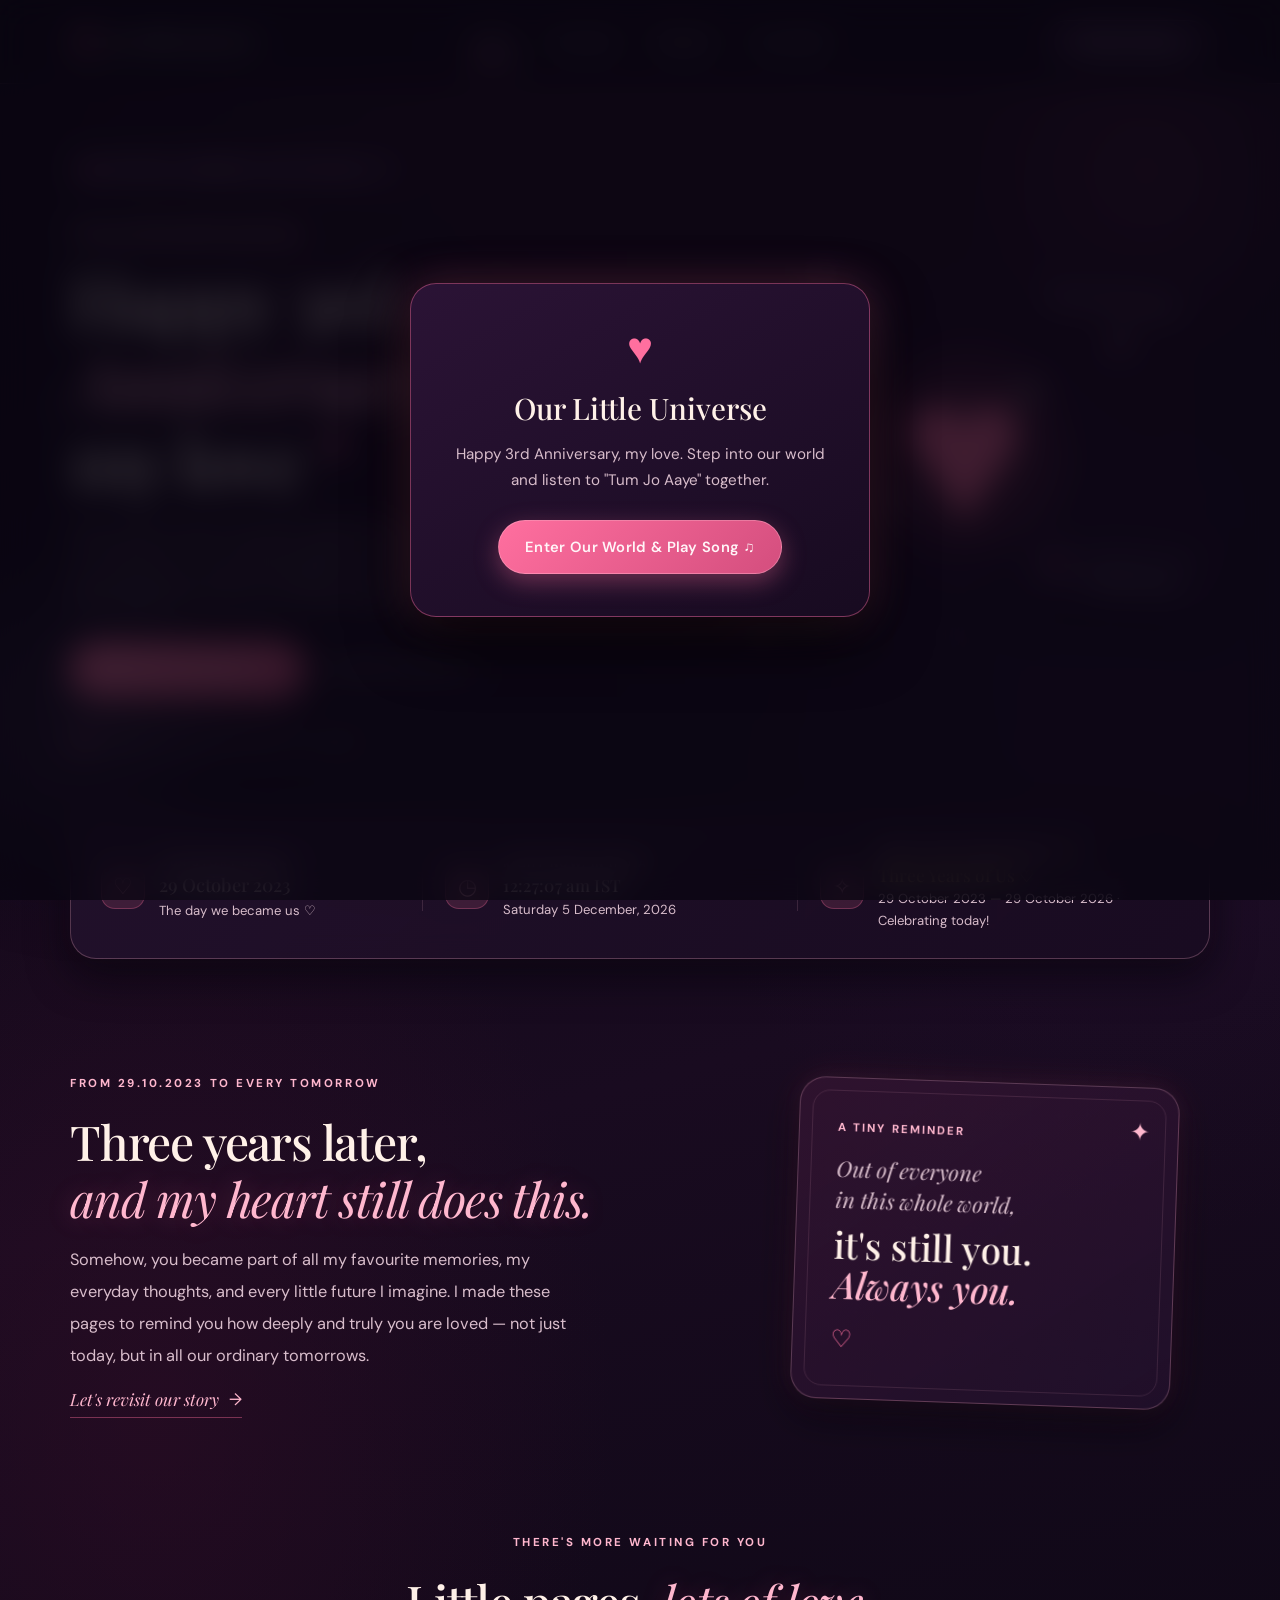
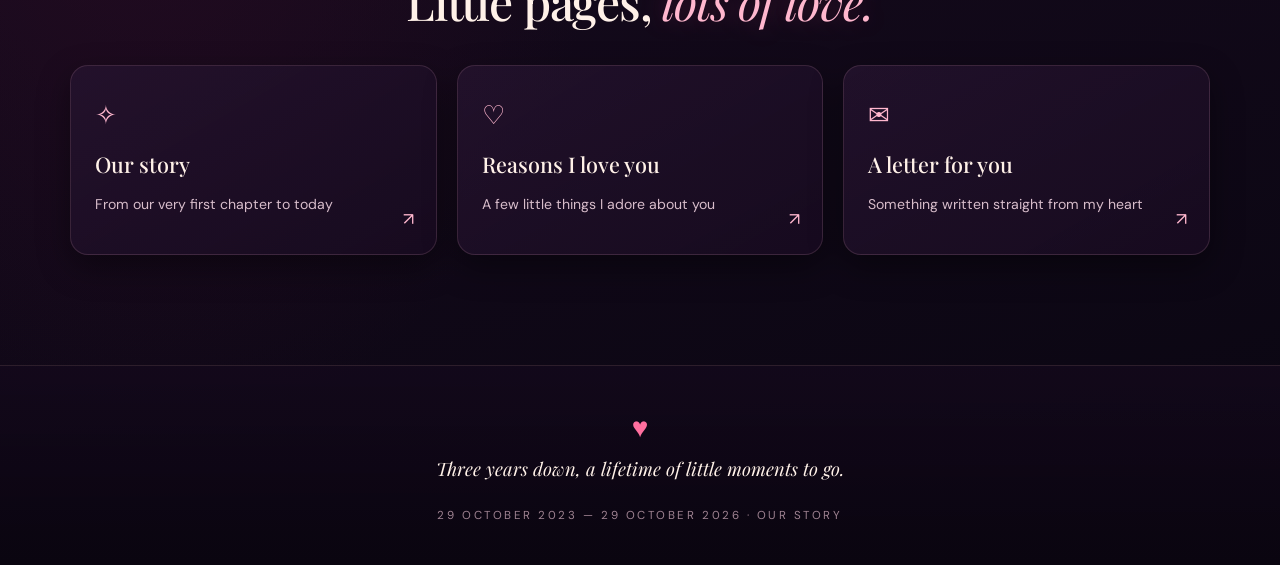
<file: index.html>
<!doctype html>
<html lang="en">
<head>
  <meta charset="UTF-8" />
  <meta name="viewport" content="width=device-width, initial-scale=1" />
  <meta name="theme-color" content="#090611" />
  <meta name="description" content="Happy 3rd Anniversary, My Love. A romantic universe made with love celebrating three years together, 29 October 2023 — 29 October 2026." />
  <title>Happy 3rd Anniversary, My Love ♡</title>
  <link rel="icon" href="assets/heart.svg" type="image/svg+xml" />
  <link rel="preconnect" href="https://fonts.googleapis.com" />
  <link rel="preconnect" href="https://fonts.gstatic.com" crossorigin />
  <link href="https://fonts.googleapis.com/css2?family=DM+Sans:ital,wght@0,400;0,500;0,600;0,700;1,400&family=Playfair+Display:ital,wght@0,500;0,600;0,700;1,400;1,500;1,600&display=swap" rel="stylesheet" />
  <link rel="stylesheet" href="styles.css" />
</head>
<body class="page-home">
  <div class="ambient-glow glow-one" aria-hidden="true"></div>
  <div class="ambient-glow glow-two" aria-hidden="true"></div>
  <div class="night-sky" aria-hidden="true"></div>

  <header class="site-header">
    <a class="brand" href="index.html" aria-label="Our little universe home">
      <span class="brand-heart">♥</span>
      <span>our little universe</span>
    </a>
    <nav class="site-nav" aria-label="Main navigation">
      <a href="index.html" data-page="home">Home</a>
      <a href="story.html" data-page="story">Our story</a>
      <a href="reasons.html" data-page="reasons">Reasons</a>
      <a href="letter.html" data-page="letter">Love letter</a>
    </nav>
    <button class="music-toggle" type="button" aria-pressed="false" aria-label="Play our song">
      <span class="music-icon">♫</span>
      <span class="music-label">Play our song</span>
      <span class="music-bars" aria-hidden="true"><i></i><i></i><i></i></span>
    </button>
  </header>

  <div class="floating-hearts" aria-hidden="true"></div>
  <audio id="loveSong" preload="auto" playsinline loop src="assets/our-song.mp3"></audio>

  <main class="page-main">
    <section class="home-hero wrap">
      <div class="hero-copy">
        <div class="love-pill">
          <span class="pulse-dot"></span>
          A SPECIAL SURPRISE, JUST FOR YOU
          <span>♡</span>
        </div>
        <p class="script-kicker">To my favourite person,</p>
        <h1>Happy 3rd<br /><em>Anniversary,</em><br />my love <span class="title-heart">♥</span></h1>
        <p class="hero-description">
          Three years of little moments, sweet memories, laughing until our stomachs hurt, growing together, and choosing each other every single day. This tiny universe is all yours.
        </p>
        <div class="hero-actions">
          <a class="button button-rose" href="story.html" data-start-music>Open Our Love Story <span>↗</span></a>
          <a class="text-link" href="letter.html">or read my heart first <span>♡</span></a>
        </div>
        <div class="made-note">
          <span class="tiny-avatar">♥</span>
          <span>Made with every little piece of my heart</span>
        </div>
      </div>

      <div class="hero-visual" aria-label="An animated glowing heart surrounded by stars">
        <div class="visual-orbit orbit-outer"></div>
        <div class="visual-orbit orbit-inner"></div>
        <span class="orbit-label label-one">you are my favourite</span>
        <span class="orbit-label label-two">always &amp; again</span>
        <span class="visual-star star-one">✧</span>
        <span class="visual-star star-two">✦</span>
        <span class="visual-star star-three">✳</span>
        <span class="visual-star star-four">✧</span>
        <div class="big-heart-wrap">
          <div class="heart-halo"></div>
          <div class="big-heart">♥</div>
          <span class="heart-shine shine-one">✦</span>
          <span class="heart-shine shine-two">♡</span>
        </div>
        <div class="tiny-love-note note-top">
          <span>♡</span>
          <div>
            <small>my favourite</small>
            <strong>person. ever.</strong>
          </div>
        </div>
        <div class="tiny-love-note note-bottom">
          <span>∞</span>
          <div>
            <small>my favourite place</small>
            <strong>is next to you</strong>
          </div>
        </div>
      </div>
    </section>

    <section class="live-love wrap" aria-label="Our date and time">
      <div class="date-tile">
        <span class="tile-icon">♡</span>
        <div>
          <small>OUR STORY BEGAN</small>
          <strong>29 October 2023</strong>
          <span>The day we became us ♡</span>
        </div>
      </div>
      <div class="live-divider"></div>
      <div class="date-tile clock-tile">
        <span class="tile-icon">◷</span>
        <div>
          <small>RIGHT NOW, IN INDIA</small>
          <strong id="liveClock">Loading IST…</strong>
          <span id="liveDate">India Standard Time</span>
        </div>
      </div>
      <div class="live-divider"></div>
      <div class="date-tile countdown-tile">
        <span class="tile-icon">✧</span>
        <div>
          <small id="countdownLabel">UNTIL OUR ANNIVERSARY</small>
          <strong id="countdownValue">Calculating our moment…</strong>
          <span id="countdownSub">29 October 2026 · midnight IST ♡</span>
        </div>
      </div>
    </section>

    <section class="home-lower wrap">
      <div class="lower-copy">
        <span class="eyebrow">FROM 29.10.2023 TO EVERY TOMORROW</span>
        <h2>Three years later,<br /><em>and my heart still does this.</em></h2>
        <p>
          Somehow, you became part of all my favourite memories, my everyday thoughts, and every little future I imagine. I made these pages to remind you how deeply and truly you are loved — not just today, but in all our ordinary tomorrows.
        </p>
        <a class="underlined-link" href="story.html">Let's revisit our story <span>→</span></a>
      </div>
      <div class="mini-note-card">
        <span class="note-sparkle">✦</span>
        <span class="note-card-label">A tiny reminder</span>
        <p>Out of everyone<br />in this whole world,</p>
        <h3>it's still you.<br /><em>Always you.</em></h3>
        <span class="note-sign">♡</span>
      </div>
    </section>

    <section class="next-pages wrap">
      <div>
        <span class="eyebrow">THERE'S MORE WAITING FOR YOU</span>
        <h2>Little pages, <em>lots of love.</em></h2>
      </div>
      <div class="page-card-grid">
        <a class="page-card" href="story.html">
          <span class="page-card-icon">✧</span>
          <strong>Our story</strong>
          <small>From our very first chapter to today</small>
          <span class="card-arrow">↗</span>
        </a>
        <a class="page-card" href="reasons.html">
          <span class="page-card-icon">♡</span>
          <strong>Reasons I love you</strong>
          <small>A few little things I adore about you</small>
          <span class="card-arrow">↗</span>
        </a>
        <a class="page-card" href="letter.html">
          <span class="page-card-icon">✉</span>
          <strong>A letter for you</strong>
          <small>Something written straight from my heart</small>
          <span class="card-arrow">↗</span>
        </a>
      </div>
    </section>
  </main>

  <footer class="site-footer">
    <div class="footer-heart">♥</div>
    <p>Three years down, a lifetime of little moments to go.</p>
    <span>29 OCTOBER 2023 — 29 OCTOBER 2026 · OUR STORY</span>
  </footer>

  <div class="toast" id="toast" role="status" aria-live="polite"></div>
  <script src="script.js"></script>
</body>
</html>
</file>
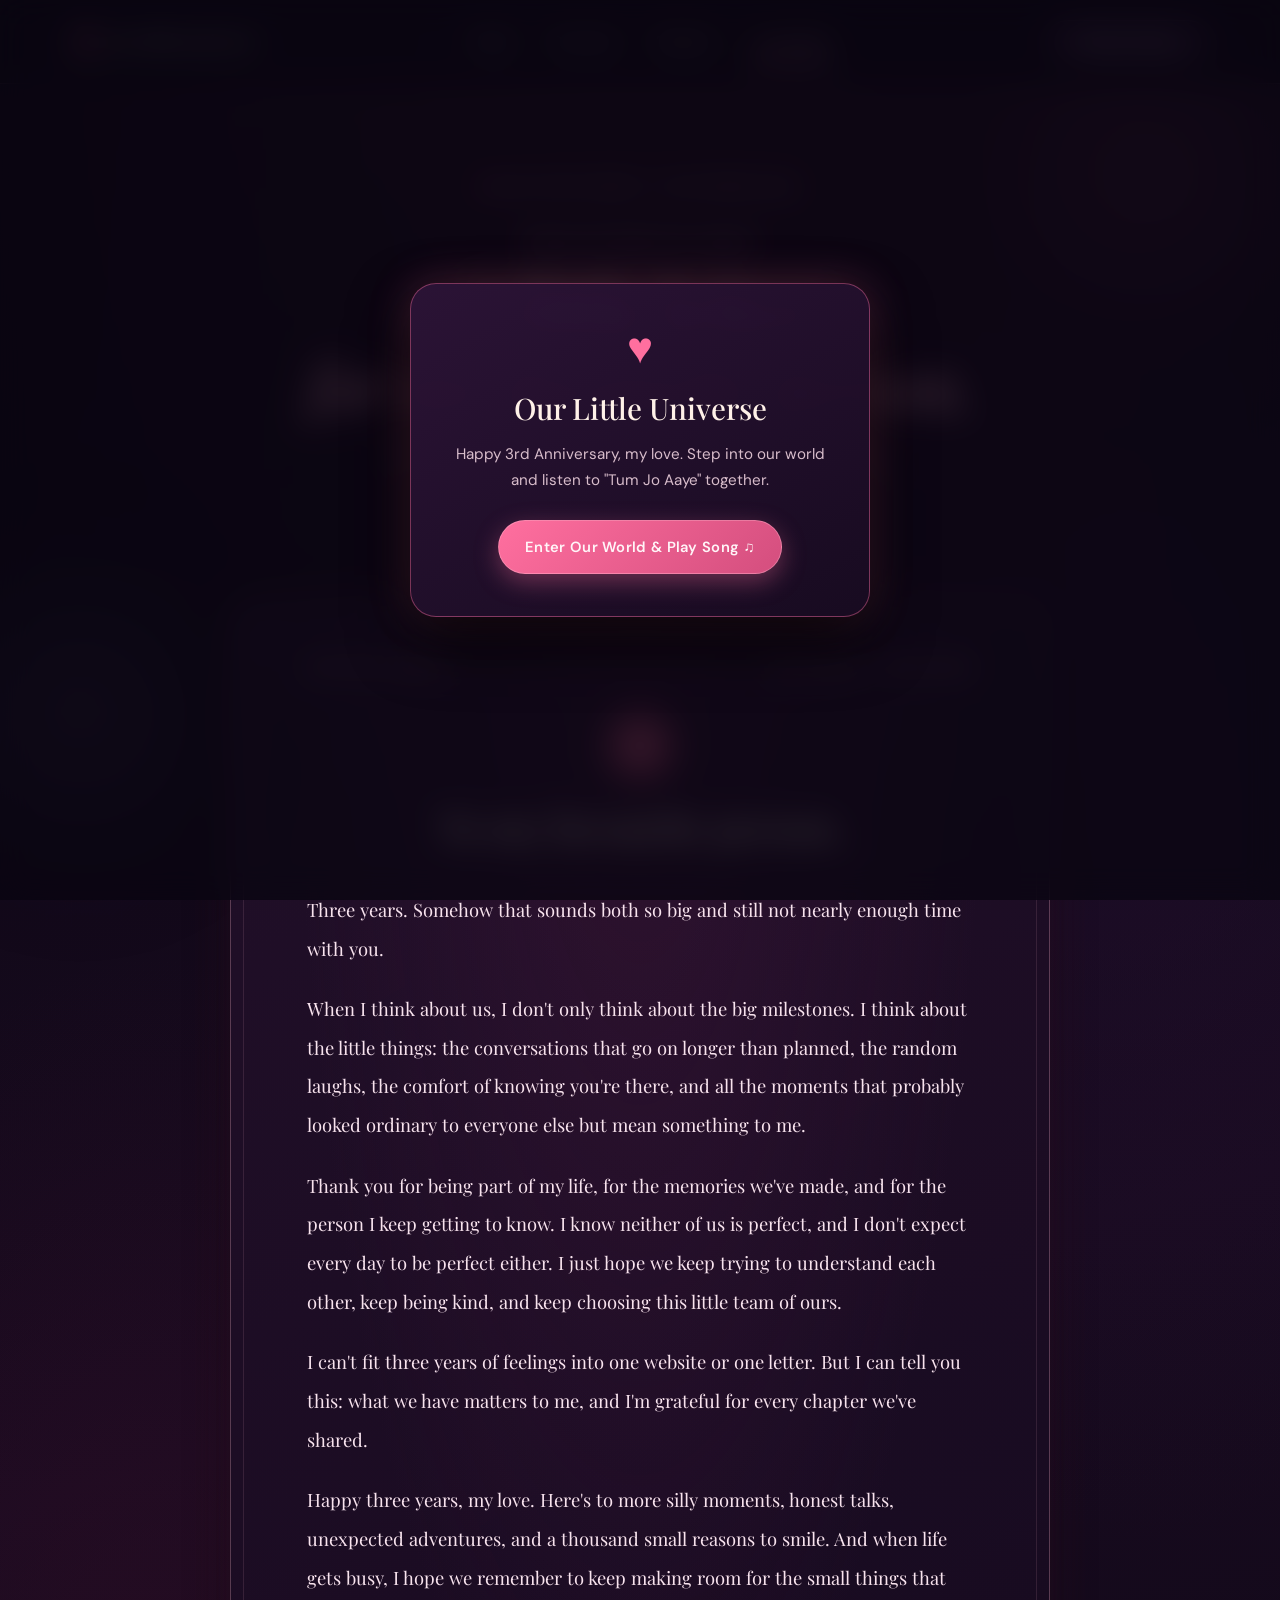
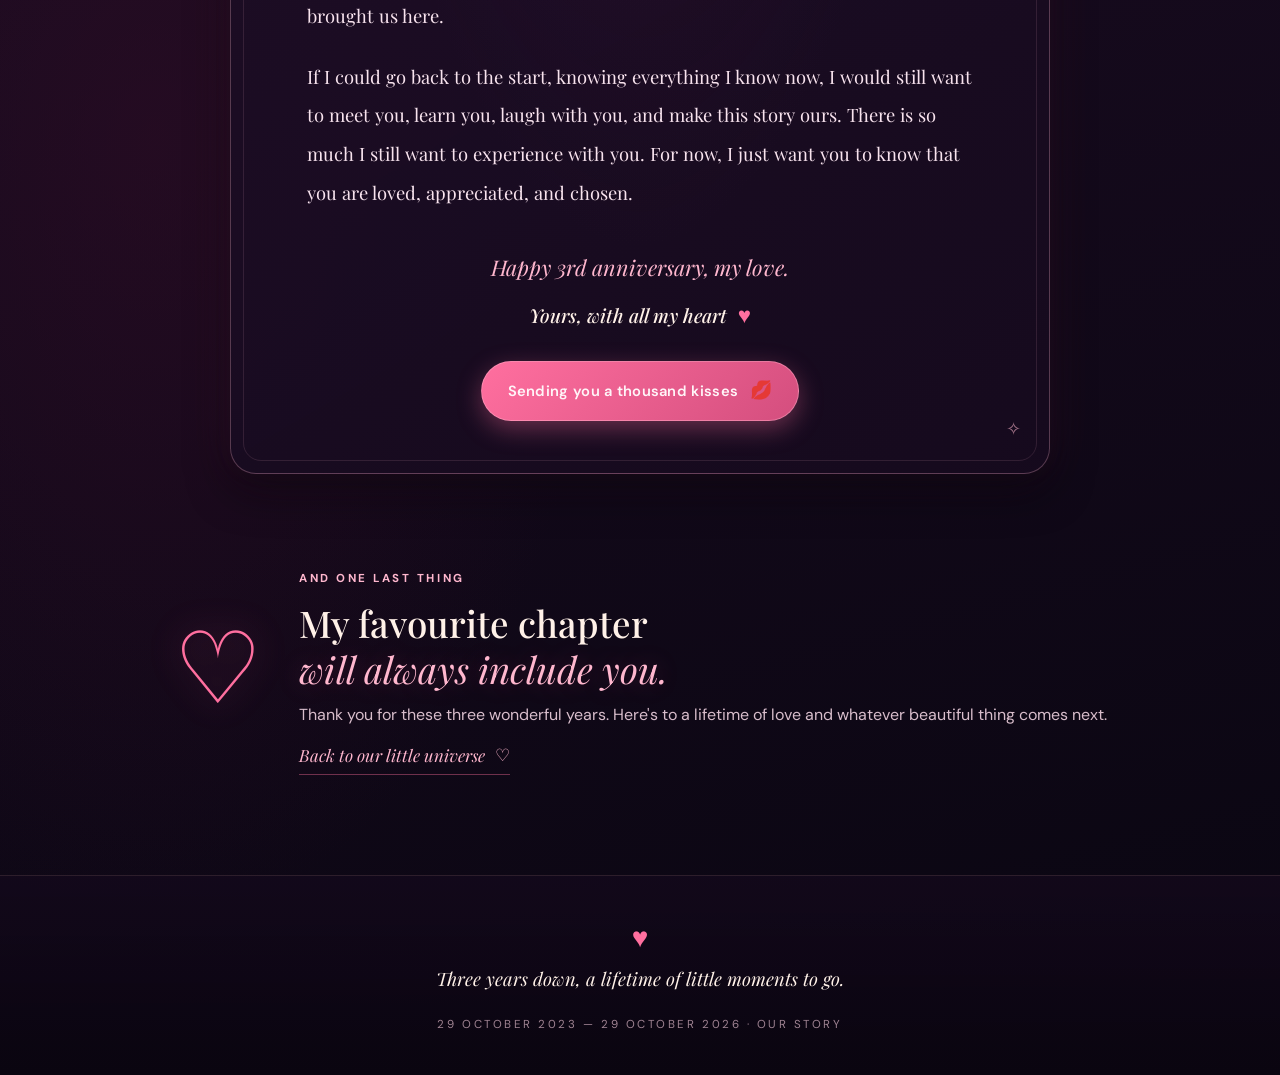
<file: letter.html>
<!doctype html>
<html lang="en">
<head>
  <meta charset="UTF-8" />
  <meta name="viewport" content="width=device-width, initial-scale=1" />
  <meta name="theme-color" content="#090611" />
  <meta name="description" content="A love letter for my favourite person, celebrating three years together: 29 October 2023 to 29 October 2026." />
  <title>A Love Letter for You ♡</title>
  <link rel="icon" href="assets/heart.svg" type="image/svg+xml" />
  <link rel="preconnect" href="https://fonts.googleapis.com" />
  <link rel="preconnect" href="https://fonts.gstatic.com" crossorigin />
  <link href="https://fonts.googleapis.com/css2?family=DM+Sans:ital,wght@0,400;0,500;0,600;0,700;1,400&family=Playfair+Display:ital,wght@0,500;0,600;0,700;1,400;1,500;1,600&display=swap" rel="stylesheet" />
  <link rel="stylesheet" href="styles.css" />
</head>
<body class="page-letter">
  <div class="ambient-glow glow-one" aria-hidden="true"></div>
  <div class="ambient-glow glow-two" aria-hidden="true"></div>
  <div class="night-sky" aria-hidden="true"></div>

  <header class="site-header">
    <a class="brand" href="index.html" aria-label="Our little universe home">
      <span class="brand-heart">♥</span>
      <span>our little universe</span>
    </a>
    <nav class="site-nav" aria-label="Main navigation">
      <a href="index.html" data-page="home">Home</a>
      <a href="story.html" data-page="story">Our story</a>
      <a href="reasons.html" data-page="reasons">Reasons</a>
      <a href="letter.html" data-page="letter">Love letter</a>
    </nav>
    <button class="music-toggle" type="button" aria-pressed="false" aria-label="Play our song">
      <span class="music-icon">♫</span>
      <span class="music-label">Play our song</span>
      <span class="music-bars" aria-hidden="true"><i></i><i></i><i></i></span>
    </button>
  </header>

  <div class="floating-hearts" aria-hidden="true"></div>
  <audio id="loveSong" preload="auto" playsinline loop src="assets/our-song.mp3"></audio>

  <main class="page-main">
    <section class="page-intro wrap letter-page-intro">
      <span class="eyebrow"><span class="eyebrow-dot"></span> OUR STORY BEGAN · 29 OCTOBER 2023</span>
      <p class="script-kicker">From my heart to yours.</p>
      <h1>A little letter<br /><em>for my favourite person.</em></h1>
      <p class="intro-description">No fancy words, just a few honest ones I hope you always keep close to your heart.</p>
      <div class="intro-flourish">♡　✉　♡</div>
    </section>

    <section class="letter-paper wrap">
      <div class="paper-corner corner-a">✧</div>
      <div class="paper-corner corner-b">✧</div>
      <div class="letter-topline">
        <span>FOR YOU, ALWAYS</span>
        <span>29.10.2023 — 29.10.2026</span>
      </div>
      <div class="letter-seal">♥</div>
      <h2>To my favourite person,</h2>
      <div class="letter-body">
        <p>Three years. Somehow that sounds both so big and still not nearly enough time with you.</p>
        <p>When I think about us, I don't only think about the big milestones. I think about the little things: the conversations that go on longer than planned, the random laughs, the comfort of knowing you're there, and all the moments that probably looked ordinary to everyone else but mean something to me.</p>
        <p>Thank you for being part of my life, for the memories we've made, and for the person I keep getting to know. I know neither of us is perfect, and I don't expect every day to be perfect either. I just hope we keep trying to understand each other, keep being kind, and keep choosing this little team of ours.</p>
        <p>I can't fit three years of feelings into one website or one letter. But I can tell you this: what we have matters to me, and I'm grateful for every chapter we've shared.</p>
        <p>Happy three years, my love. Here's to more silly moments, honest talks, unexpected adventures, and a thousand small reasons to smile. And when life gets busy, I hope we remember to keep making room for the small things that brought us here.</p>
        <p>If I could go back to the start, knowing everything I know now, I would still want to meet you, learn you, laugh with you, and make this story ours. There is so much I still want to experience with you. For now, I just want you to know that you are loved, appreciated, and chosen.</p>
      </div>
      <div class="letter-signoff">
        <p>Happy 3rd anniversary, my love.</p>
        <strong>Yours, with all my heart <span>♥</span></strong>
      </div>
      <button class="button button-rose kiss-button" id="sendKiss" type="button">
        Sending you a thousand kisses <span>💋</span>
      </button>
    </section>

    <section class="letter-after wrap">
      <span class="giant-heart">♡</span>
      <div>
        <span class="eyebrow">AND ONE LAST THING</span>
        <h2>My favourite chapter<br /><em>will always include you.</em></h2>
        <p>Thank you for these three wonderful years. Here's to a lifetime of love and whatever beautiful thing comes next.</p>
        <a class="underlined-link" href="index.html">Back to our little universe <span>♡</span></a>
      </div>
    </section>
  </main>

  <footer class="site-footer">
    <div class="footer-heart">♥</div>
    <p>Three years down, a lifetime of little moments to go.</p>
    <span>29 OCTOBER 2023 — 29 OCTOBER 2026 · OUR STORY</span>
  </footer>

  <div class="toast" id="toast" role="status" aria-live="polite"></div>
  <script src="script.js"></script>
</body>
</html>
</file>
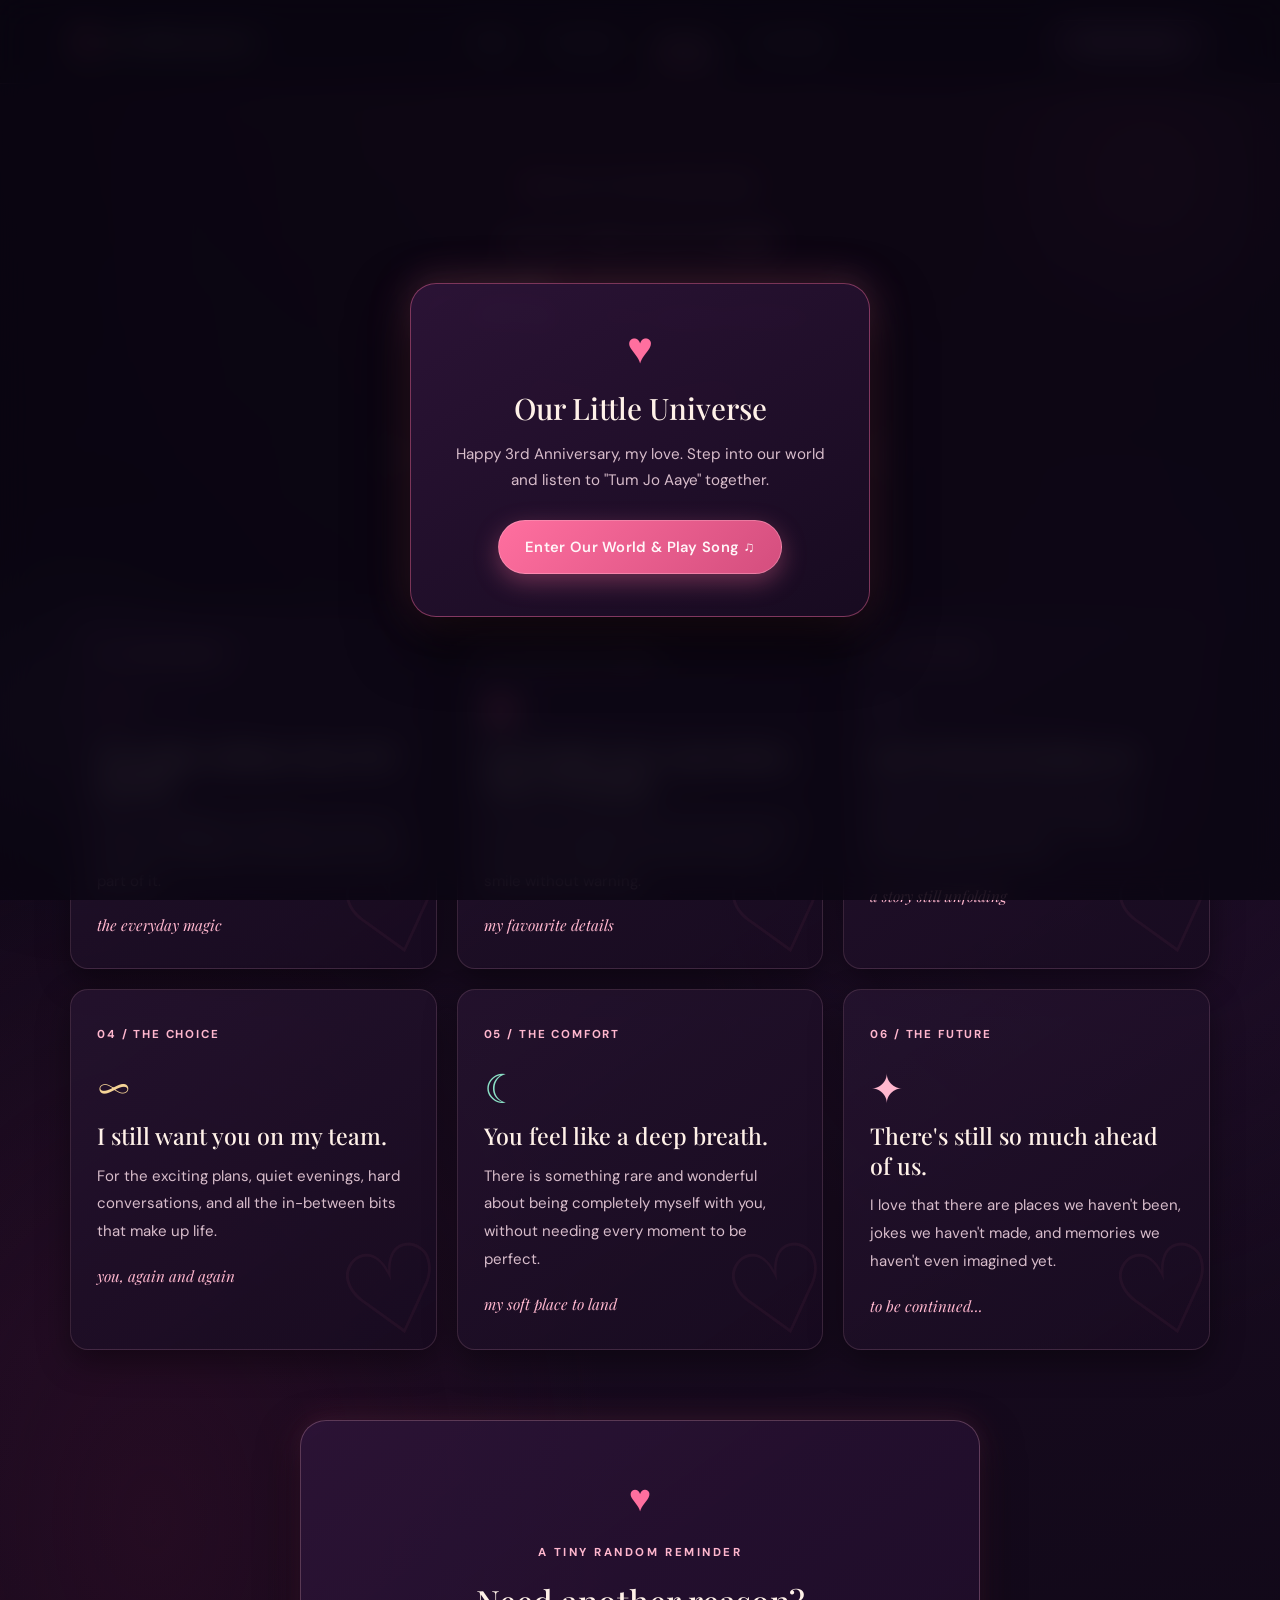
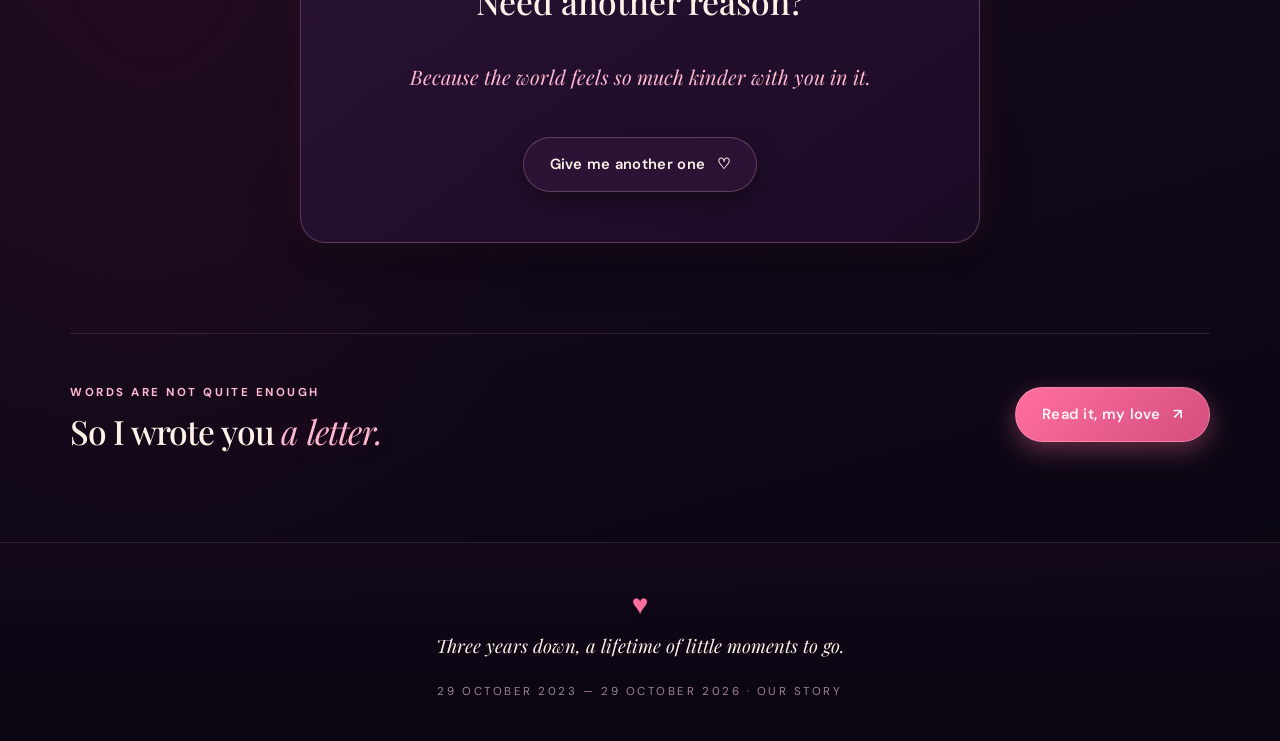
<file: reasons.html>
<!doctype html>
<html lang="en">
<head>
  <meta charset="UTF-8" />
  <meta name="viewport" content="width=device-width, initial-scale=1" />
  <meta name="theme-color" content="#090611" />
  <meta name="description" content="Reasons I Love You: Celebrating 3 years of love, 29 October 2023 to 29 October 2026." />
  <title>Reasons I Love You ♡</title>
  <link rel="icon" href="assets/heart.svg" type="image/svg+xml" />
  <link rel="preconnect" href="https://fonts.googleapis.com" />
  <link rel="preconnect" href="https://fonts.gstatic.com" crossorigin />
  <link href="https://fonts.googleapis.com/css2?family=DM+Sans:ital,wght@0,400;0,500;0,600;0,700;1,400&family=Playfair+Display:ital,wght@0,500;0,600;0,700;1,400;1,500;1,600&display=swap" rel="stylesheet" />
  <link rel="stylesheet" href="styles.css" />
</head>
<body class="page-reasons">
  <div class="ambient-glow glow-one" aria-hidden="true"></div>
  <div class="ambient-glow glow-two" aria-hidden="true"></div>
  <div class="night-sky" aria-hidden="true"></div>

  <header class="site-header">
    <a class="brand" href="index.html" aria-label="Our little universe home">
      <span class="brand-heart">♥</span>
      <span>our little universe</span>
    </a>
    <nav class="site-nav" aria-label="Main navigation">
      <a href="index.html" data-page="home">Home</a>
      <a href="story.html" data-page="story">Our story</a>
      <a href="reasons.html" data-page="reasons">Reasons</a>
      <a href="letter.html" data-page="letter">Love letter</a>
    </nav>
    <button class="music-toggle" type="button" aria-pressed="false" aria-label="Play our song">
      <span class="music-icon">♫</span>
      <span class="music-label">Play our song</span>
      <span class="music-bars" aria-hidden="true"><i></i><i></i><i></i></span>
    </button>
  </header>

  <div class="floating-hearts" aria-hidden="true"></div>
  <audio id="loveSong" preload="auto" playsinline loop src="assets/our-song.mp3"></audio>

  <main class="page-main">
    <section class="page-intro wrap">
      <span class="eyebrow"><span class="eyebrow-dot"></span> THE LIST THAT NEVER ENDS</span>
      <p class="script-kicker">In case I don't say it enough.</p>
      <h1>Little reasons I<br /><em>love you.</em></h1>
      <p class="intro-description">
        In no particular order — because the full list of everything I love about you would be infinitely long.
      </p>
      <div class="intro-flourish">♡　∞　♡</div>
    </section>

    <section class="reasons-grid wrap">
      <article class="reason-card">
        <span class="reason-number">01 / YOUR ENERGY</span>
        <div class="reason-doodle">♡</div>
        <h2>You make ordinary days feel special.</h2>
        <p>Even a completely normal day can become the one I remember, just because you were part of it.</p>
        <span class="card-scribble">the everyday magic</span>
      </article>

      <article class="reason-card card-rose">
        <span class="reason-number">02 / THE LITTLE THINGS</span>
        <div class="reason-doodle">✿</div>
        <h2>Your laugh. Your expressions. Your everything.</h2>
        <p>It's the tiny things about you that sneak into my mind throughout the day and make me smile without warning.</p>
        <span class="card-scribble">my favourite details</span>
      </article>

      <article class="reason-card card-lilac">
        <span class="reason-number">03 / OUR TEAM</span>
        <div class="reason-doodle">✧</div>
        <h2>I get to keep learning you.</h2>
        <p>Three years in, there's still so much to discover. I hope we never stop being curious about each other.</p>
        <span class="card-scribble">a story still unfolding</span>
      </article>

      <article class="reason-card card-gold">
        <span class="reason-number">04 / THE CHOICE</span>
        <div class="reason-doodle">∞</div>
        <h2>I still want you on my team.</h2>
        <p>For the exciting plans, quiet evenings, hard conversations, and all the in-between bits that make up life.</p>
        <span class="card-scribble">you, again and again</span>
      </article>

      <article class="reason-card card-mint">
        <span class="reason-number">05 / THE COMFORT</span>
        <div class="reason-doodle">☾</div>
        <h2>You feel like a deep breath.</h2>
        <p>There is something rare and wonderful about being completely myself with you, without needing every moment to be perfect.</p>
        <span class="card-scribble">my soft place to land</span>
      </article>

      <article class="reason-card card-blush">
        <span class="reason-number">06 / THE FUTURE</span>
        <div class="reason-doodle">✦</div>
        <h2>There's still so much ahead of us.</h2>
        <p>I love that there are places we haven't been, jokes we haven't made, and memories we haven't even imagined yet.</p>
        <span class="card-scribble">to be continued...</span>
      </article>
    </section>

    <section class="surprise-reason wrap">
      <div class="surprise-heart">♥</div>
      <span class="eyebrow">A TINY RANDOM REMINDER</span>
      <h2>Need another reason?</h2>
      <p id="randomReason">Because the world feels so much kinder with you in it.</p>
      <button class="button button-dark" id="reasonButton" type="button">
        Give me another one <span>♡</span>
      </button>
    </section>

    <section class="bottom-cta wrap">
      <div>
        <span class="eyebrow">WORDS ARE NOT QUITE ENOUGH</span>
        <h2>So I wrote you <em>a letter.</em></h2>
      </div>
      <a class="button button-rose" href="letter.html">Read it, my love <span>↗</span></a>
    </section>
  </main>

  <footer class="site-footer">
    <div class="footer-heart">♥</div>
    <p>Three years down, a lifetime of little moments to go.</p>
    <span>29 OCTOBER 2023 — 29 OCTOBER 2026 · OUR STORY</span>
  </footer>

  <div class="toast" id="toast" role="status" aria-live="polite"></div>
  <script src="script.js"></script>
</body>
</html>
</file>
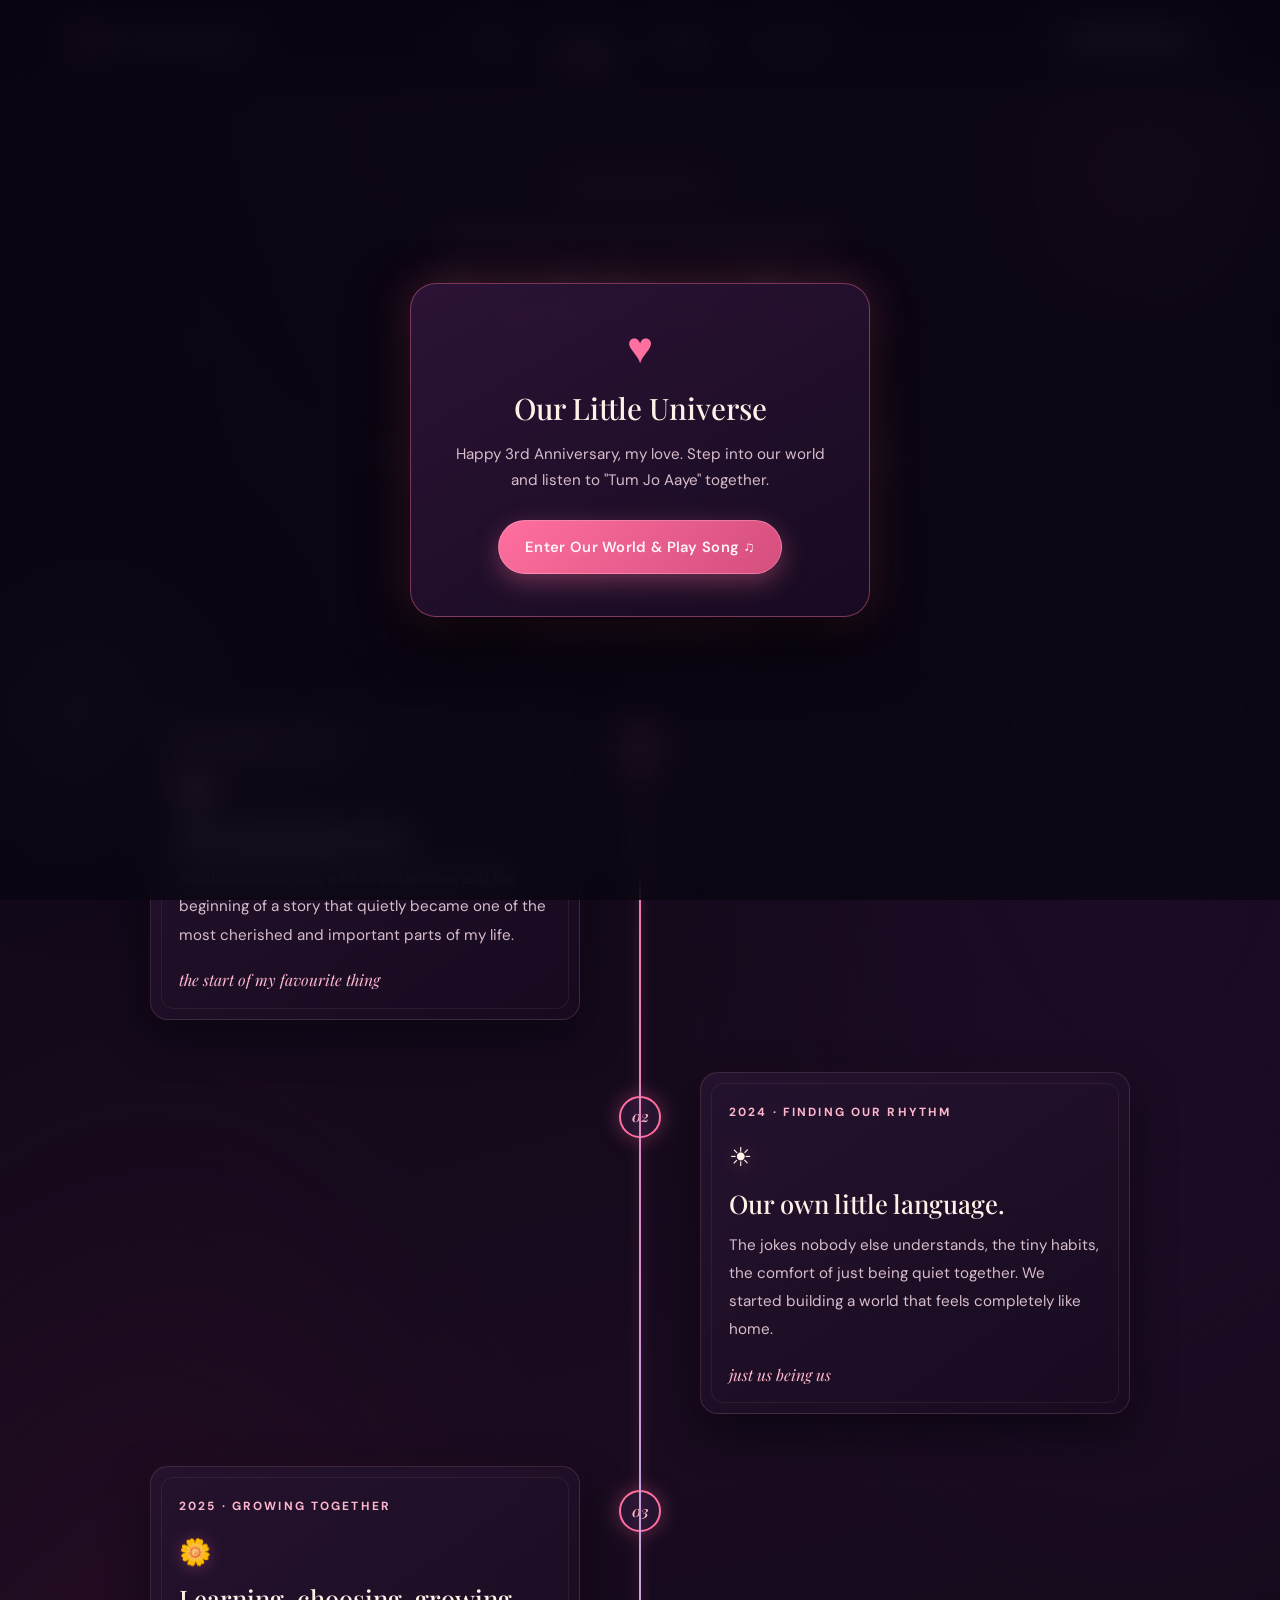
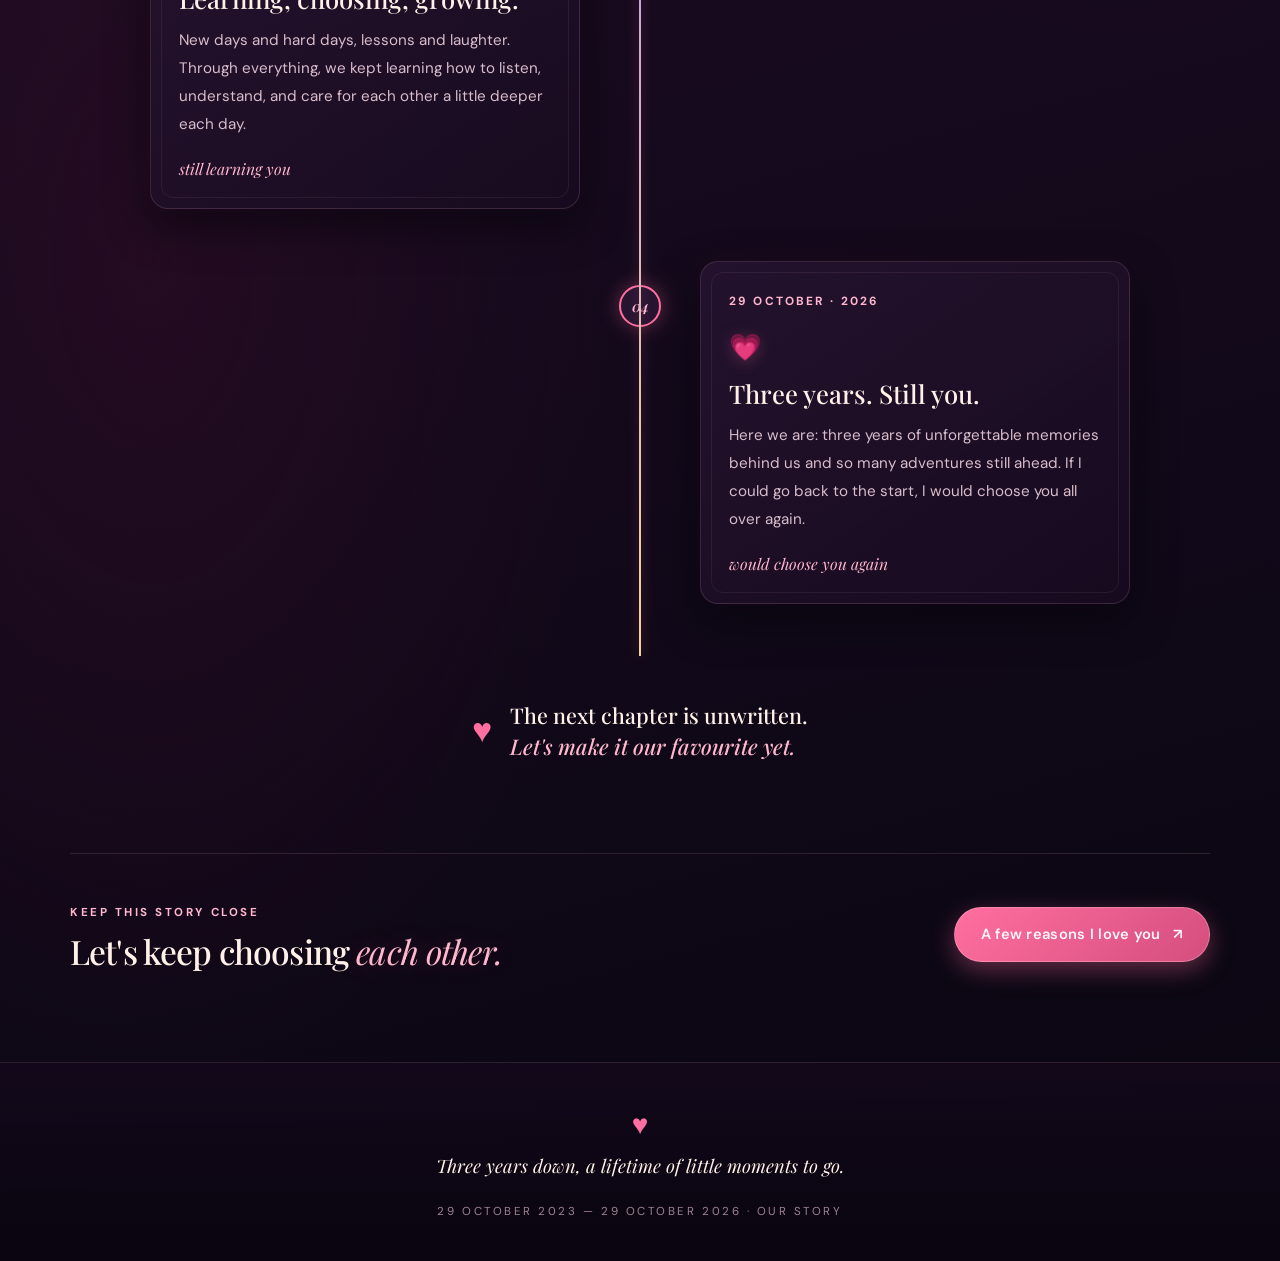
<file: story.html>
<!doctype html>
<html lang="en">
<head>
  <meta charset="UTF-8" />
  <meta name="viewport" content="width=device-width, initial-scale=1" />
  <meta name="theme-color" content="#090611" />
  <meta name="description" content="Our Story: Three years of beautiful memories, 29 October 2023 to 29 October 2026." />
  <title>Our Story · Three Years of Us ♡</title>
  <link rel="icon" href="assets/heart.svg" type="image/svg+xml" />
  <link rel="preconnect" href="https://fonts.googleapis.com" />
  <link rel="preconnect" href="https://fonts.gstatic.com" crossorigin />
  <link href="https://fonts.googleapis.com/css2?family=DM+Sans:ital,wght@0,400;0,500;0,600;0,700;1,400&family=Playfair+Display:ital,wght@0,500;0,600;0,700;1,400;1,500;1,600&display=swap" rel="stylesheet" />
  <link rel="stylesheet" href="styles.css" />
</head>
<body class="page-story">
  <div class="ambient-glow glow-one" aria-hidden="true"></div>
  <div class="ambient-glow glow-two" aria-hidden="true"></div>
  <div class="night-sky" aria-hidden="true"></div>

  <header class="site-header">
    <a class="brand" href="index.html" aria-label="Our little universe home">
      <span class="brand-heart">♥</span>
      <span>our little universe</span>
    </a>
    <nav class="site-nav" aria-label="Main navigation">
      <a href="index.html" data-page="home">Home</a>
      <a href="story.html" data-page="story">Our story</a>
      <a href="reasons.html" data-page="reasons">Reasons</a>
      <a href="letter.html" data-page="letter">Love letter</a>
    </nav>
    <button class="music-toggle" type="button" aria-pressed="false" aria-label="Play our song">
      <span class="music-icon">♫</span>
      <span class="music-label">Play our song</span>
      <span class="music-bars" aria-hidden="true"><i></i><i></i><i></i></span>
    </button>
  </header>

  <div class="floating-hearts" aria-hidden="true"></div>
  <audio id="loveSong" preload="auto" playsinline loop src="assets/our-song.mp3"></audio>

  <main class="page-main">
    <section class="page-intro wrap">
      <span class="eyebrow"><span class="eyebrow-dot"></span> CHAPTERS OF US</span>
      <p class="script-kicker">Every good story has a favourite person.</p>
      <h1>Look how far<br /><em>we've come.</em></h1>
      <p class="intro-description">
        Four chapters, so much love, and one story I hope we keep writing together forever.
      </p>
      <div class="intro-flourish">♡　✧　♡</div>
    </section>

    <section class="timeline-section wrap">
      <div class="story-ribbon">OUR LITTLE TIMELINE <span>♡</span></div>
      <div class="timeline">
        <article class="timeline-item">
          <div class="timeline-dot">01</div>
          <div class="timeline-card">
            <div class="timeline-meta">29 OCTOBER · 2023</div>
            <span class="timeline-emoji">🌷</span>
            <h2>The beginning of us.</h2>
            <p>
              A little nervousness, a lot of butterflies, and the beginning of a story that quietly became one of the most cherished and important parts of my life.
            </p>
            <span class="handwritten">the start of my favourite thing</span>
          </div>
        </article>

        <article class="timeline-item timeline-right">
          <div class="timeline-dot">02</div>
          <div class="timeline-card">
            <div class="timeline-meta">2024 · FINDING OUR RHYTHM</div>
            <span class="timeline-emoji">☀</span>
            <h2>Our own little language.</h2>
            <p>
              The jokes nobody else understands, the tiny habits, the comfort of just being quiet together. We started building a world that feels completely like home.
            </p>
            <span class="handwritten">just us being us</span>
          </div>
        </article>

        <article class="timeline-item">
          <div class="timeline-dot">03</div>
          <div class="timeline-card">
            <div class="timeline-meta">2025 · GROWING TOGETHER</div>
            <span class="timeline-emoji">🌼</span>
            <h2>Learning, choosing, growing.</h2>
            <p>
              New days and hard days, lessons and laughter. Through everything, we kept learning how to listen, understand, and care for each other a little deeper each day.
            </p>
            <span class="handwritten">still learning you</span>
          </div>
        </article>

        <article class="timeline-item timeline-right">
          <div class="timeline-dot">04</div>
          <div class="timeline-card">
            <div class="timeline-meta">29 OCTOBER · 2026</div>
            <span class="timeline-emoji">💗</span>
            <h2>Three years. Still you.</h2>
            <p>
              Here we are: three years of unforgettable memories behind us and so many adventures still ahead. If I could go back to the start, I would choose you all over again.
            </p>
            <span class="handwritten">would choose you again</span>
          </div>
        </article>

        <div class="timeline-line" aria-hidden="true"></div>
      </div>

      <div class="story-end-note">
        <span>♥</span>
        <p>
          The next chapter is unwritten.<br />
          <em>Let's make it our favourite yet.</em>
        </p>
      </div>
    </section>

    <section class="bottom-cta wrap">
      <div>
        <span class="eyebrow">KEEP THIS STORY CLOSE</span>
        <h2>Let's keep choosing <em>each other.</em></h2>
      </div>
      <a class="button button-rose" href="reasons.html">A few reasons I love you <span>↗</span></a>
    </section>
  </main>

  <footer class="site-footer">
    <div class="footer-heart">♥</div>
    <p>Three years down, a lifetime of little moments to go.</p>
    <span>29 OCTOBER 2023 — 29 OCTOBER 2026 · OUR STORY</span>
  </footer>

  <div class="toast" id="toast" role="status" aria-live="polite"></div>
  <script src="script.js"></script>
</body>
</html>
</file>
<file: styles.css>
/* ==========================================================================
   MIDNIGHT ROMANCE DESIGN SYSTEM
   3rd Anniversary Celebration · 29 October 2026
   Relationship Began: 29 October 2023
   ========================================================================== */

@import url('https://fonts.googleapis.com/css2?family=DM+Sans:ital,wght@0,400;0,500;0,600;0,700;1,400&family=Playfair+Display:ital,wght@0,500;0,600;0,700;1,400;1,500;1,600&display=swap');

:root {
  /* Midnight Romance Palette */
  --bg-midnight: #090611;
  --bg-plum: #190B20;
  --bg-burgundy: #350D27;
  --bg-surface: #1C0F24;
  --bg-surface-elevated: #261430;

  --rose-primary: #FF6F9F;
  --rose-soft: #FFB7CE;
  --rose-deep: #D44E7E;
  --rose-glow: rgba(255, 111, 159, 0.28);
  --rose-subtle: rgba(255, 111, 159, 0.12);

  --lavender: #D4BBFF;
  --lavender-soft: #C4A1E0;
  --gold-soft: #F5D396;
  --ivory: #FFF1E8;
  --text-muted: #D8BDCB;
  --text-dim: #9F8392;

  --border-subtle: rgba(255, 183, 206, 0.14);
  --border-medium: rgba(255, 183, 206, 0.26);
  --border-glow: rgba(255, 111, 159, 0.42);

  --serif: 'Playfair Display', Georgia, 'Times New Roman', serif;
  --sans: 'DM Sans', -apple-system, BlinkMacSystemFont, 'Segoe UI', Roboto, sans-serif;

  --shadow-card: 0 16px 40px rgba(5, 3, 10, 0.65), 0 0 20px rgba(255, 111, 159, 0.05);
  --shadow-glow: 0 0 30px rgba(255, 111, 159, 0.22);
  --radius-sm: 10px;
  --radius-md: 18px;
  --radius-lg: 26px;
  --radius-full: 9999px;

  --transition-fast: 0.18s cubic-bezier(0.16, 1, 0.3, 1);
  --transition-smooth: 0.35s cubic-bezier(0.16, 1, 0.3, 1);
}

/* Base & Reset */
*, *::before, *::after {
  box-sizing: border-box;
  margin: 0;
  padding: 0;
}

html {
  color-scheme: dark;
  scroll-behavior: smooth;
  scroll-padding-top: 96px;
  background-color: var(--bg-midnight);
}

body {
  min-height: 100vh;
  overflow-x: hidden;
  background:
    radial-gradient(ellipse 90% 60% at 50% -10%, rgba(53, 13, 39, 0.72) 0%, transparent 70%),
    radial-gradient(ellipse 60% 50% at 88% 25%, rgba(35, 15, 48, 0.55) 0%, transparent 65%),
    radial-gradient(ellipse 55% 45% at 12% 65%, rgba(53, 13, 39, 0.45) 0%, transparent 65%),
    linear-gradient(165deg, var(--bg-midnight) 0%, var(--bg-plum) 50%, var(--bg-midnight) 100%);
  color: var(--ivory);
  font-family: var(--sans);
  font-size: 16px;
  line-height: 1.65;
  -webkit-font-smoothing: antialiased;
  position: relative;
}

a {
  color: inherit;
  text-decoration: none;
}

button, input {
  font: inherit;
}

button {
  cursor: pointer;
  border: none;
  background: none;
}

.wrap {
  width: min(1140px, calc(100% - 48px));
  margin-inline: auto;
}

/* Focus outline for accessibility */
a:focus-visible,
button:focus-visible,
input:focus-visible {
  outline: 2px solid var(--rose-primary);
  outline-offset: 4px;
}

/* ==========================================================================
   AMBIENT BACKGROUND & STARRY NIGHT
   Lightweight, compositor-only GPU animations
   ========================================================================== */

.ambient-glow {
  position: fixed;
  z-index: 0;
  pointer-events: none;
  border-radius: 50%;
  contain: strict;
  transform: translate3d(0, 0, 0);
  opacity: 0.55;
  will-change: transform, opacity;
}

.glow-one {
  width: 580px;
  height: 580px;
  top: -120px;
  right: -160px;
  background: radial-gradient(circle, rgba(255, 111, 159, 0.22) 0%, rgba(53, 13, 39, 0.12) 45%, transparent 70%);
  animation: gentlePulse 9s ease-in-out infinite alternate;
}

.glow-two {
  width: 520px;
  height: 520px;
  top: 50vh;
  left: -180px;
  background: radial-gradient(circle, rgba(212, 187, 255, 0.18) 0%, rgba(25, 11, 32, 0.1) 45%, transparent 70%);
  animation: gentlePulse 12s ease-in-out infinite alternate-reverse;
}

.night-sky {
  position: fixed;
  inset: 0;
  z-index: 0;
  pointer-events: none;
  overflow: hidden;
  opacity: 0.6;
  contain: strict;
}

.night-sky::before {
  content: "";
  position: absolute;
  inset: 0;
  background-image:
    radial-gradient(1.5px 1.5px at 10% 12%, rgba(255, 241, 232, 0.85) 50%, transparent 100%),
    radial-gradient(1px 1px at 24% 48%, rgba(255, 183, 206, 0.75) 50%, transparent 100%),
    radial-gradient(1.5px 1.5px at 45% 18%, rgba(212, 187, 255, 0.8) 50%, transparent 100%),
    radial-gradient(2px 2px at 68% 32%, rgba(255, 241, 232, 0.9) 50%, transparent 100%),
    radial-gradient(1px 1px at 82% 14%, rgba(255, 183, 206, 0.7) 50%, transparent 100%),
    radial-gradient(1.5px 1.5px at 88% 58%, rgba(212, 187, 255, 0.85) 50%, transparent 100%),
    radial-gradient(1px 1px at 32% 76%, rgba(255, 241, 232, 0.65) 50%, transparent 100%),
    radial-gradient(1.5px 1.5px at 62% 82%, rgba(255, 183, 206, 0.75) 50%, transparent 100%),
    radial-gradient(1px 1px at 94% 88%, rgba(255, 241, 232, 0.6) 50%, transparent 100%),
    radial-gradient(2px 2px at 15% 90%, rgba(255, 111, 159, 0.8) 50%, transparent 100%);
  background-size: 560px 480px;
  animation: starTwinkle 6s ease-in-out infinite alternate;
}

.night-sky::after {
  content: "";
  position: absolute;
  width: 140px;
  height: 1.5px;
  left: -150px;
  top: 18%;
  border-radius: 50%;
  background: linear-gradient(90deg, transparent, rgba(255, 241, 232, 0.95), var(--rose-soft), transparent);
  box-shadow: 0 0 10px rgba(255, 111, 159, 0.6);
  transform: rotate(24deg);
  animation: shootingStar 14s cubic-bezier(0.4, 0, 0.2, 1) infinite;
}

/* ==========================================================================
   HEADER & NAVIGATION
   ========================================================================== */

.site-header {
  height: 84px;
  display: flex;
  align-items: center;
  justify-content: space-between;
  gap: 20px;
  padding: 0 max(24px, calc((100vw - 1140px) / 2));
  position: sticky;
  top: 0;
  z-index: 50;
  background: rgba(9, 6, 17, 0.82);
  backdrop-filter: blur(14px);
  -webkit-backdrop-filter: blur(14px);
  border-bottom: 1px solid var(--border-subtle);
  transition: background var(--transition-smooth), border-color var(--transition-smooth);
}

.brand {
  display: inline-flex;
  align-items: center;
  gap: 10px;
  white-space: nowrap;
  font-family: var(--serif);
  font-size: 1.15rem;
  font-style: italic;
  color: var(--ivory);
  letter-spacing: 0.01em;
  transition: color var(--transition-fast);
}

.brand:hover {
  color: var(--rose-soft);
}

.brand-heart {
  display: inline-grid;
  place-items: center;
  width: 32px;
  height: 32px;
  border-radius: 50%;
  background: rgba(255, 111, 159, 0.16);
  border: 1px solid rgba(255, 111, 159, 0.35);
  color: var(--rose-primary);
  font-size: 15px;
  font-style: normal;
  box-shadow: 0 0 16px rgba(255, 111, 159, 0.25);
  animation: softPulse 2.8s ease-in-out infinite;
}

.site-nav {
  display: flex;
  align-items: center;
  gap: clamp(14px, 2.4vw, 32px);
}

.site-nav a {
  font-size: 0.88rem;
  font-weight: 500;
  letter-spacing: 0.03em;
  color: var(--text-muted);
  padding: 6px 4px;
  position: relative;
  white-space: nowrap;
  transition: color var(--transition-fast);
}

.site-nav a:hover {
  color: var(--rose-soft);
}

.site-nav a[aria-current="page"] {
  color: var(--rose-soft);
}

.site-nav a[aria-current="page"]::after {
  content: '';
  position: absolute;
  bottom: -4px;
  left: 0;
  right: 0;
  height: 2px;
  border-radius: 99px;
  background: linear-gradient(90deg, var(--rose-primary), var(--lavender-soft));
  box-shadow: 0 0 10px var(--rose-primary);
}

/* Music Control Pill */
.music-toggle {
  display: inline-flex;
  align-items: center;
  gap: 9px;
  padding: 8px 16px;
  border-radius: var(--radius-full);
  background: rgba(38, 20, 48, 0.85);
  border: 1px solid var(--border-medium);
  color: var(--ivory);
  font-size: 0.82rem;
  font-weight: 600;
  letter-spacing: 0.02em;
  white-space: nowrap;
  box-shadow: 0 4px 18px rgba(0, 0, 0, 0.35);
  transition: transform var(--transition-fast), background var(--transition-fast), border-color var(--transition-fast), box-shadow var(--transition-fast);
}

.music-toggle:hover {
  background: rgba(53, 25, 66, 0.95);
  border-color: var(--rose-primary);
  transform: translateY(-1px);
  box-shadow: 0 6px 22px rgba(255, 111, 159, 0.2);
}

.music-icon {
  font-size: 15px;
  color: var(--rose-primary);
  transition: transform var(--transition-fast);
}

.music-toggle:hover .music-icon {
  transform: scale(1.15);
}

.music-bars {
  display: flex;
  align-items: flex-end;
  gap: 2.5px;
  height: 14px;
  padding-bottom: 1px;
}

.music-bars i {
  width: 2.5px;
  height: 3px;
  border-radius: 2px;
  background: var(--rose-primary);
  display: block;
  transform-origin: bottom;
}

.music-toggle.is-playing {
  border-color: rgba(255, 111, 159, 0.65);
  background: rgba(53, 20, 50, 0.9);
  box-shadow: 0 0 20px rgba(255, 111, 159, 0.25);
}

.music-toggle.is-playing .music-bars i {
  animation: musicDance 0.85s ease-in-out infinite alternate;
}

.music-toggle.is-playing .music-bars i:nth-child(2) {
  animation-delay: 0.2s;
}

.music-toggle.is-playing .music-bars i:nth-child(3) {
  animation-delay: 0.45s;
}

/* ==========================================================================
   BUTTONS & COMMON UI
   ========================================================================== */

.page-main {
  position: relative;
  z-index: 10;
}

.button {
  display: inline-flex;
  align-items: center;
  justify-content: center;
  gap: 12px;
  padding: 14px 26px;
  border-radius: var(--radius-full);
  font-size: 0.92rem;
  font-weight: 600;
  letter-spacing: 0.02em;
  transition: transform var(--transition-fast), box-shadow var(--transition-fast), background var(--transition-fast);
}

.button:hover {
  transform: translateY(-2px);
}

.button-rose {
  background: linear-gradient(135deg, #FF6F9F 0%, #D44E7E 100%);
  color: #FFF5F8;
  box-shadow: 0 8px 25px rgba(255, 111, 159, 0.35);
  border: 1px solid rgba(255, 183, 206, 0.4);
}

.button-rose:hover {
  background: linear-gradient(135deg, #FF84AD 0%, #E2588A 100%);
  box-shadow: 0 12px 32px rgba(255, 111, 159, 0.5);
}

.button-dark {
  background: rgba(45, 20, 55, 0.85);
  color: var(--ivory);
  border: 1px solid var(--border-medium);
  box-shadow: 0 8px 24px rgba(0, 0, 0, 0.4);
}

.button-dark:hover {
  background: rgba(62, 28, 77, 0.95);
  border-color: var(--rose-primary);
  box-shadow: 0 10px 28px rgba(255, 111, 159, 0.22);
}

.text-link {
  font-size: 0.9rem;
  color: var(--text-muted);
  border-bottom: 1px solid var(--border-medium);
  padding-bottom: 3px;
  transition: color var(--transition-fast), border-color var(--transition-fast);
}

.text-link:hover {
  color: var(--rose-soft);
  border-bottom-color: var(--rose-primary);
}

.text-link span {
  color: var(--rose-primary);
  padding-left: 4px;
}

.underlined-link {
  display: inline-flex;
  align-items: center;
  gap: 10px;
  font-family: var(--serif);
  font-style: italic;
  font-size: 1.05rem;
  color: var(--rose-soft);
  border-bottom: 1px solid rgba(255, 111, 159, 0.4);
  padding-bottom: 4px;
  margin-top: 14px;
  transition: color var(--transition-fast), border-color var(--transition-fast);
}

.underlined-link:hover {
  color: var(--ivory);
  border-bottom-color: var(--rose-primary);
}

.underlined-link span {
  font-family: var(--sans);
  font-style: normal;
  transition: transform var(--transition-fast);
}

.underlined-link:hover span {
  transform: translateX(4px);
}

.eyebrow {
  display: inline-flex;
  align-items: center;
  gap: 9px;
  font-size: 0.72rem;
  font-weight: 700;
  letter-spacing: 0.22em;
  text-transform: uppercase;
  color: var(--rose-soft);
}

.eyebrow-dot {
  width: 6px;
  height: 6px;
  border-radius: 50%;
  background: var(--rose-primary);
  box-shadow: 0 0 0 4px rgba(255, 111, 159, 0.18), 0 0 10px var(--rose-primary);
}

.script-kicker {
  font-family: var(--serif);
  font-style: italic;
  font-size: 1.45rem;
  color: var(--rose-soft);
  margin-bottom: 8px;
}

/* ==========================================================================
   FLOATING HEARTS & PARTICLES (PERFORMANCE OPTIMIZED)
   ========================================================================== */

.floating-hearts {
  position: fixed;
  inset: 0;
  z-index: 25;
  overflow: hidden;
  pointer-events: none;
  contain: strict;
}

.float-heart {
  position: absolute;
  bottom: -40px;
  color: var(--rose-primary);
  font-family: var(--serif);
  opacity: 0;
  pointer-events: none;
  contain: layout paint;
  will-change: transform, opacity;
  animation: floatUpSmooth linear forwards;
}

.float-heart.romantic-glow {
  color: var(--rose-soft);
  text-shadow: 0 0 10px rgba(255, 183, 206, 0.45);
}

.love-spark {
  position: fixed;
  z-index: 40;
  pointer-events: none;
  left: 0;
  top: 0;
  color: var(--rose-soft);
  contain: layout paint;
  will-change: transform, opacity;
  animation: loveSparkPop 0.8s cubic-bezier(0.16, 1, 0.3, 1) forwards;
}

/* ==========================================================================
   HOMEPAGE: HERO SECTION
   ========================================================================== */

.home-hero {
  min-height: 660px;
  display: grid;
  grid-template-columns: 1.1fr 0.9fr;
  align-items: center;
  gap: 48px;
  padding-top: 52px;
  padding-bottom: 56px;
}

.hero-copy {
  padding: 16px 0;
  position: relative;
  z-index: 2;
  animation: riseIn 0.85s cubic-bezier(0.16, 1, 0.3, 1) both;
}

.love-pill {
  display: inline-flex;
  align-items: center;
  gap: 10px;
  padding: 8px 16px;
  border-radius: var(--radius-full);
  background: rgba(38, 20, 48, 0.7);
  border: 1px solid var(--border-medium);
  font-size: 0.73rem;
  letter-spacing: 0.16em;
  font-weight: 700;
  color: var(--rose-soft);
  box-shadow: 0 4px 18px rgba(0, 0, 0, 0.35);
  margin-bottom: 24px;
}

.pulse-dot {
  width: 7px;
  height: 7px;
  border-radius: 50%;
  background: var(--rose-primary);
  box-shadow: 0 0 0 5px rgba(255, 111, 159, 0.22), 0 0 12px var(--rose-primary);
}

.hero-copy h1 {
  font-family: var(--serif);
  font-size: clamp(48px, 5.8vw, 76px);
  font-weight: 500;
  line-height: 1.08;
  letter-spacing: -0.035em;
  color: var(--ivory);
  margin-bottom: 18px;
}

.hero-copy h1 em,
.page-intro h1 em,
.lower-copy h2 em,
.next-pages h2 em,
.bottom-cta h2 em,
.letter-after h2 em {
  font-style: italic;
  font-weight: 400;
  color: var(--rose-soft);
  text-shadow: 0 0 25px rgba(255, 111, 159, 0.25);
}

.title-heart {
  display: inline-block;
  color: var(--rose-primary);
  font-size: 0.55em;
  vertical-align: top;
  margin-left: 4px;
  animation: softPulse 2.4s ease-in-out infinite;
}

.hero-description {
  font-size: 1.05rem;
  line-height: 1.85;
  color: var(--text-muted);
  max-width: 500px;
  margin-bottom: 30px;
}

.hero-actions {
  display: flex;
  align-items: center;
  gap: 20px;
  flex-wrap: wrap;
}

.made-note {
  display: flex;
  align-items: center;
  gap: 10px;
  margin-top: 32px;
  color: var(--text-dim);
  font-size: 0.82rem;
  letter-spacing: 0.02em;
}

.tiny-avatar {
  display: inline-grid;
  place-items: center;
  width: 26px;
  height: 26px;
  border-radius: 50%;
  background: rgba(255, 111, 159, 0.16);
  border: 1px solid rgba(255, 111, 159, 0.35);
  color: var(--rose-primary);
  font-size: 12px;
}

/* ==========================================================================
   HERO VISUAL CENTERPIECE
   ========================================================================== */

.hero-visual {
  height: 500px;
  position: relative;
  display: grid;
  place-items: center;
  isolation: isolate;
  animation: riseIn 1s 0.12s cubic-bezier(0.16, 1, 0.3, 1) both;
}

.visual-orbit {
  position: absolute;
  border-radius: 50%;
  pointer-events: none;
  contain: layout paint;
  will-change: transform;
}

.orbit-outer {
  width: min(44vw, 450px);
  height: min(44vw, 450px);
  border: 1px solid rgba(255, 111, 159, 0.2);
  transform: rotate(-24deg) scaleY(0.78);
  animation: orbitRotate 24s linear infinite;
}

.orbit-inner {
  width: min(34vw, 350px);
  height: min(34vw, 350px);
  border: 1px dashed rgba(212, 187, 255, 0.24);
  transform: rotate(32deg) scaleY(0.74);
  animation: orbitRotate 18s linear infinite reverse;
}

.big-heart-wrap {
  width: 260px;
  height: 260px;
  display: grid;
  place-items: center;
  position: relative;
  animation: heartFloat 4.2s ease-in-out infinite;
}

.heart-halo {
  position: absolute;
  inset: 10px;
  border-radius: 50%;
  background: radial-gradient(circle, rgba(255, 111, 159, 0.35) 0%, rgba(212, 78, 126, 0.12) 55%, transparent 72%);
  pointer-events: none;
}

.big-heart {
  font-size: 210px;
  line-height: 1;
  color: var(--rose-primary);
  position: relative;
  z-index: 2;
  text-shadow: 0 0 35px rgba(255, 111, 159, 0.45), 0 10px 40px rgba(0, 0, 0, 0.7);
  animation: heartBeat 2.4s ease-in-out infinite;
}

.heart-shine {
  position: absolute;
  z-index: 3;
  color: var(--ivory);
  text-shadow: 0 0 14px rgba(255, 241, 232, 0.8);
  animation: twinkle 2.4s ease-in-out infinite;
}

.shine-one {
  top: 50px;
  right: 56px;
  font-size: 24px;
}

.shine-two {
  bottom: 56px;
  left: 54px;
  font-size: 26px;
  animation-delay: 0.8s;
}

.visual-star {
  position: absolute;
  color: var(--rose-soft);
  text-shadow: 0 0 12px rgba(255, 183, 206, 0.6);
  pointer-events: none;
}

.star-one {
  top: 55px;
  left: 18%;
  font-size: 32px;
  animation: twinkle 3.2s infinite;
}

.star-two {
  right: 16%;
  top: 24%;
  font-size: 26px;
  animation: twinkle 2.6s 0.4s infinite;
}

.star-three {
  right: 18%;
  bottom: 18%;
  font-size: 22px;
  animation: twinkle 2.9s 0.8s infinite;
}

.star-four {
  left: 15%;
  bottom: 24%;
  font-size: 26px;
  animation: twinkle 2.4s 0.5s infinite;
}

.orbit-label {
  position: absolute;
  z-index: 5;
  font-family: var(--serif);
  font-style: italic;
  font-size: 0.88rem;
  color: var(--rose-soft);
  background: rgba(32, 16, 42, 0.88);
  border: 1px solid var(--border-medium);
  padding: 6px 14px;
  border-radius: var(--radius-full);
  box-shadow: 0 6px 20px rgba(0, 0, 0, 0.4);
}

.label-one {
  top: 80px;
  right: 4%;
  transform: rotate(6deg);
}

.label-two {
  bottom: 68px;
  left: 2%;
  transform: rotate(-6deg);
}

.tiny-love-note {
  position: absolute;
  z-index: 6;
  background: rgba(28, 14, 38, 0.92);
  border: 1px solid var(--border-medium);
  box-shadow: var(--shadow-card);
  border-radius: var(--radius-md);
  display: flex;
  gap: 12px;
  align-items: center;
  padding: 11px 16px;
  animation: noteBob 4.6s ease-in-out infinite;
}

.tiny-love-note > span {
  display: grid;
  place-items: center;
  width: 32px;
  height: 32px;
  border-radius: 50%;
  background: rgba(255, 111, 159, 0.18);
  color: var(--rose-soft);
  font-size: 16px;
}

.tiny-love-note small,
.tiny-love-note strong {
  display: block;
}

.tiny-love-note small {
  font-size: 0.72rem;
  color: var(--text-dim);
  letter-spacing: 0.04em;
}

.tiny-love-note strong {
  font-family: var(--serif);
  font-size: 0.94rem;
  font-weight: 500;
  color: var(--ivory);
}

.note-top {
  top: 22%;
  left: 1%;
  transform: rotate(-5deg);
}

.note-bottom {
  right: 0;
  bottom: 20%;
  transform: rotate(5deg);
  animation-delay: 0.8s;
}

/* ==========================================================================
   HOMEPAGE: LIVE DATE & COUNTDOWN CARDS
   ========================================================================== */

.live-love {
  display: grid;
  grid-template-columns: 1fr 1px 1.1fr 1px 1.2fr;
  align-items: center;
  gap: 22px;
  padding: 26px 30px;
  background: linear-gradient(135deg, rgba(35, 18, 45, 0.85) 0%, rgba(25, 11, 33, 0.9) 100%);
  border: 1px solid var(--border-medium);
  border-radius: var(--radius-lg);
  box-shadow: var(--shadow-card);
  position: relative;
  z-index: 10;
  margin-top: -10px;
  backdrop-filter: blur(12px);
  -webkit-backdrop-filter: blur(12px);
}

.date-tile {
  display: flex;
  gap: 14px;
  align-items: center;
  min-width: 0;
}

.tile-icon {
  display: grid;
  place-items: center;
  flex-shrink: 0;
  width: 44px;
  height: 44px;
  border-radius: 14px;
  background: rgba(255, 111, 159, 0.14);
  border: 1px solid rgba(255, 111, 159, 0.28);
  color: var(--rose-soft);
  font-size: 22px;
}

.date-tile small,
.date-tile strong,
.date-tile div > span {
  display: block;
}

.date-tile small {
  font-size: 0.7rem;
  letter-spacing: 0.14em;
  font-weight: 700;
  color: var(--rose-soft);
  margin-bottom: 2px;
}

.date-tile strong {
  font-family: var(--serif);
  font-size: 1.15rem;
  font-weight: 500;
  color: var(--ivory);
  line-height: 1.35;
}

.date-tile div > span {
  font-size: 0.82rem;
  color: var(--text-muted);
  margin-top: 2px;
}

.clock-tile strong {
  font-size: 1.05rem;
  letter-spacing: 0.02em;
  font-variant-numeric: tabular-nums;
  color: var(--ivory);
}

.countdown-tile strong {
  font-size: 1.08rem;
  color: var(--rose-soft);
}

.countdown-tile.celebration-mode strong {
  color: #FFE378;
  text-shadow: 0 0 15px rgba(255, 227, 120, 0.4);
}

.live-divider {
  height: 48px;
  background: var(--border-subtle);
}

/* ==========================================================================
   HOMEPAGE: LOWER SECTION & NEXT PAGES
   ========================================================================== */

.home-lower {
  display: grid;
  grid-template-columns: 1.15fr 0.85fr;
  align-items: center;
  gap: 80px;
  padding-top: 110px;
  padding-bottom: 110px;
}

.lower-copy h2,
.next-pages h2,
.bottom-cta h2 {
  font-family: var(--serif);
  font-size: clamp(32px, 3.8vw, 48px);
  font-weight: 500;
  line-height: 1.18;
  letter-spacing: -0.025em;
  margin: 18px 0 18px;
  color: var(--ivory);
}

.lower-copy p {
  font-size: 1.02rem;
  line-height: 1.95;
  color: var(--text-muted);
  max-width: 520px;
}

.mini-note-card {
  position: relative;
  max-width: 380px;
  min-height: 310px;
  padding: 40px 38px;
  background: linear-gradient(145deg, rgba(53, 20, 50, 0.75) 0%, rgba(32, 15, 42, 0.9) 100%);
  border: 1px solid var(--border-medium);
  border-radius: var(--radius-lg);
  box-shadow: var(--shadow-card), 0 0 35px rgba(255, 111, 159, 0.12);
  transform: rotate(2deg);
  justify-self: center;
  width: 100%;
  display: flex;
  flex-direction: column;
  justify-content: center;
  transition: transform var(--transition-smooth);
}

.mini-note-card:hover {
  transform: rotate(0) translateY(-4px);
}

.mini-note-card::before {
  content: '';
  position: absolute;
  inset: 12px;
  border: 1px solid rgba(255, 183, 206, 0.12);
  border-radius: calc(var(--radius-lg) - 8px);
  pointer-events: none;
}

.note-sparkle {
  position: absolute;
  right: 28px;
  top: 24px;
  color: var(--rose-soft);
  font-size: 24px;
}

.note-card-label {
  font-size: 0.72rem;
  letter-spacing: 0.18em;
  color: var(--rose-soft);
  font-weight: 700;
  text-transform: uppercase;
}

.mini-note-card p {
  font-family: var(--serif);
  font-style: italic;
  font-size: 1.35rem;
  line-height: 1.45;
  color: var(--text-muted);
  margin: 16px 0 8px;
}

.mini-note-card h3 {
  font-family: var(--serif);
  font-size: 2.3rem;
  font-weight: 500;
  line-height: 1.1;
  color: var(--ivory);
  margin: 0;
}

.mini-note-card h3 em {
  color: var(--rose-soft);
  font-style: italic;
}

.note-sign {
  font-size: 24px;
  color: var(--rose-primary);
  margin-top: 14px;
}

.next-pages {
  padding-bottom: 110px;
}

.next-pages > div:first-child {
  text-align: center;
}

.page-card-grid {
  display: grid;
  grid-template-columns: repeat(3, 1fr);
  gap: 20px;
  margin-top: 36px;
}

.page-card {
  position: relative;
  display: flex;
  flex-direction: column;
  gap: 10px;
  min-height: 190px;
  padding: 28px 24px;
  background: linear-gradient(150deg, rgba(38, 20, 48, 0.75) 0%, rgba(24, 11, 32, 0.9) 100%);
  border: 1px solid var(--border-subtle);
  border-radius: var(--radius-md);
  box-shadow: 0 12px 32px rgba(0, 0, 0, 0.4);
  transition: transform var(--transition-smooth), border-color var(--transition-smooth), box-shadow var(--transition-smooth);
}

.page-card:hover {
  transform: translateY(-5px);
  border-color: var(--border-glow);
  box-shadow: var(--shadow-card), 0 0 24px rgba(255, 111, 159, 0.15);
}

.page-card-icon {
  font-size: 26px;
  color: var(--rose-soft);
}

.page-card strong {
  font-family: var(--serif);
  font-size: 1.35rem;
  font-weight: 500;
  color: var(--ivory);
}

.page-card small {
  font-size: 0.88rem;
  line-height: 1.6;
  color: var(--text-muted);
}

.card-arrow {
  position: absolute;
  right: 22px;
  bottom: 20px;
  color: var(--rose-soft);
  font-size: 1.1rem;
  transition: transform var(--transition-fast), color var(--transition-fast);
}

.page-card:hover .card-arrow {
  transform: translate(3px, -3px);
  color: var(--rose-primary);
}

/* ==========================================================================
   PAGE INTRO (COMMON TO STORY, REASONS, LETTER)
   ========================================================================== */

.page-intro {
  text-align: center;
  padding-top: 88px;
  padding-bottom: 56px;
  animation: riseIn 0.75s cubic-bezier(0.16, 1, 0.3, 1) both;
}

.page-intro .script-kicker {
  margin-top: 24px;
}

.page-intro h1 {
  font-family: var(--serif);
  font-size: clamp(44px, 6.2vw, 70px);
  font-weight: 500;
  line-height: 1.1;
  letter-spacing: -0.035em;
  color: var(--ivory);
  margin: 8px 0 16px;
}

.intro-description {
  font-size: 1.05rem;
  line-height: 1.85;
  color: var(--text-muted);
  max-width: 520px;
  margin: 0 auto;
}

.intro-flourish {
  font-size: 1.15rem;
  letter-spacing: 0.15em;
  color: var(--rose-soft);
  margin-top: 22px;
}

/* ==========================================================================
   OUR STORY PAGE: TIMELINE
   ========================================================================== */

.timeline-section {
  position: relative;
  padding-bottom: 90px;
  max-width: 980px;
}

.story-ribbon {
  margin: 0 auto 36px;
  width: max-content;
  background: rgba(45, 20, 55, 0.85);
  border: 1px solid var(--border-medium);
  border-radius: var(--radius-full);
  padding: 8px 22px;
  color: var(--rose-soft);
  font-size: 0.75rem;
  font-weight: 700;
  letter-spacing: 0.22em;
  box-shadow: 0 4px 18px rgba(0, 0, 0, 0.35);
}

.story-ribbon span {
  padding-left: 8px;
  font-size: 13px;
  color: var(--rose-primary);
}

.timeline {
  position: relative;
  padding: 20px 0;
}

.timeline-line {
  position: absolute;
  top: 24px;
  bottom: 20px;
  left: 50%;
  width: 2px;
  background: linear-gradient(180deg, var(--rose-primary), var(--lavender-soft) 50%, var(--gold-soft));
  transform: translateX(-50%);
  box-shadow: 0 0 12px rgba(255, 111, 159, 0.4);
}

.timeline-item {
  width: 50%;
  position: relative;
  padding: 0 60px 52px 0;
  opacity: 0;
  transform: translateY(24px);
  transition: opacity 0.6s cubic-bezier(0.16, 1, 0.3, 1), transform 0.6s cubic-bezier(0.16, 1, 0.3, 1);
}

.timeline-item.is-visible {
  opacity: 1;
  transform: translateY(0);
}

.timeline-item.timeline-right {
  margin-left: 50%;
  padding: 0 0 52px 60px;
}

.timeline-dot {
  position: absolute;
  z-index: 2;
  right: -21px;
  top: 24px;
  width: 42px;
  height: 42px;
  display: grid;
  place-items: center;
  border: 2px solid var(--rose-primary);
  border-radius: 50%;
  background: var(--bg-surface-elevated);
  box-shadow: 0 0 20px rgba(255, 111, 159, 0.35);
  color: var(--rose-soft);
  font-family: var(--serif);
  font-style: italic;
  font-size: 0.95rem;
  font-weight: 600;
}

.timeline-right .timeline-dot {
  right: auto;
  left: -21px;
}

.timeline-card {
  min-height: 220px;
  background: linear-gradient(145deg, rgba(38, 20, 48, 0.85) 0%, rgba(24, 11, 32, 0.92) 100%);
  border: 1px solid var(--border-subtle);
  border-radius: var(--radius-md);
  padding: 30px 28px 26px;
  position: relative;
  box-shadow: var(--shadow-card);
  transition: transform var(--transition-smooth), border-color var(--transition-smooth);
}

.timeline-card:hover {
  transform: translateY(-4px);
  border-color: var(--border-glow);
}

.timeline-card::before {
  content: '';
  position: absolute;
  inset: 10px;
  border: 1px solid rgba(255, 183, 206, 0.08);
  border-radius: calc(var(--radius-md) - 6px);
  pointer-events: none;
}

.timeline-meta {
  font-size: 0.74rem;
  letter-spacing: 0.18em;
  color: var(--rose-soft);
  font-weight: 700;
  text-transform: uppercase;
}

.timeline-emoji {
  font-size: 26px;
  display: block;
  margin: 14px 0 8px;
  filter: drop-shadow(0 2px 8px rgba(255, 111, 159, 0.3));
}

.timeline-card h2 {
  font-family: var(--serif);
  font-size: 1.6rem;
  font-weight: 500;
  line-height: 1.25;
  color: var(--ivory);
  margin-bottom: 12px;
}

.timeline-card p {
  font-size: 0.95rem;
  line-height: 1.85;
  color: var(--text-muted);
}

.handwritten {
  display: block;
  font-family: var(--serif);
  font-style: italic;
  font-size: 0.98rem;
  color: var(--rose-soft);
  margin-top: 18px;
}

.story-end-note {
  display: flex;
  justify-content: center;
  align-items: center;
  gap: 18px;
  text-align: left;
  padding-top: 24px;
}

.story-end-note > span {
  font-size: 34px;
  color: var(--rose-primary);
  animation: softPulse 2.8s ease-in-out infinite;
}

.story-end-note p {
  font-family: var(--serif);
  font-size: 1.35rem;
  font-weight: 500;
  line-height: 1.45;
  color: var(--ivory);
}

.story-end-note em {
  color: var(--rose-soft);
  font-style: italic;
}

.bottom-cta {
  display: flex;
  justify-content: space-between;
  align-items: center;
  gap: 30px;
  padding: 44px 0 90px;
  border-top: 1px solid var(--border-subtle);
}

.bottom-cta h2 {
  font-size: 2.1rem;
  margin: 8px 0 0;
}

.bottom-cta .button {
  flex-shrink: 0;
}

/* ==========================================================================
   REASONS I LOVE YOU PAGE
   ========================================================================== */

.reasons-grid {
  display: grid;
  grid-template-columns: repeat(3, 1fr);
  gap: 20px;
  padding-bottom: 70px;
}

.reason-card {
  position: relative;
  min-height: 290px;
  padding: 30px 26px;
  background: linear-gradient(145deg, rgba(38, 20, 48, 0.8) 0%, rgba(24, 11, 32, 0.92) 100%);
  border: 1px solid var(--border-subtle);
  border-radius: var(--radius-md);
  overflow: hidden;
  box-shadow: 0 12px 32px rgba(0, 0, 0, 0.4);
  transition: transform var(--transition-smooth), border-color var(--transition-smooth), box-shadow var(--transition-smooth);
}

.reason-card::after {
  content: '♡';
  position: absolute;
  right: -10px;
  bottom: -35px;
  font-family: var(--serif);
  font-size: 120px;
  color: rgba(255, 111, 159, 0.05);
  transform: rotate(-15deg);
  pointer-events: none;
}

.reason-card:hover {
  transform: translateY(-5px);
  border-color: var(--border-glow);
  box-shadow: var(--shadow-card), 0 0 24px rgba(255, 111, 159, 0.12);
}

.reason-number {
  font-size: 0.72rem;
  font-weight: 700;
  letter-spacing: 0.16em;
  color: var(--rose-soft);
  position: relative;
  z-index: 1;
}

.reason-doodle {
  font-family: var(--serif);
  font-size: 40px;
  line-height: 1;
  color: var(--rose-primary);
  margin: 20px 0 14px;
  position: relative;
  z-index: 1;
}

.card-rose .reason-doodle { color: var(--rose-primary); }
.card-lilac .reason-doodle { color: var(--lavender-soft); }
.card-gold .reason-doodle { color: var(--gold-soft); }
.card-mint .reason-doodle { color: #8BE0C6; }
.card-blush .reason-doodle { color: var(--rose-soft); }

.reason-card h2 {
  font-family: var(--serif);
  font-size: 1.45rem;
  font-weight: 500;
  line-height: 1.28;
  color: var(--ivory);
  margin-bottom: 12px;
  position: relative;
  z-index: 1;
}

.reason-card p {
  font-size: 0.94rem;
  line-height: 1.85;
  color: var(--text-muted);
  position: relative;
  z-index: 1;
}

.card-scribble {
  display: block;
  font-family: var(--serif);
  font-style: italic;
  font-size: 0.95rem;
  color: var(--rose-soft);
  margin-top: 18px;
  position: relative;
  z-index: 1;
}

/* Surprise Reason Card */
.surprise-reason {
  max-width: 680px;
  text-align: center;
  padding: 46px 32px 50px;
  background: linear-gradient(145deg, rgba(45, 20, 56, 0.88) 0%, rgba(28, 12, 38, 0.95) 100%);
  border: 1px solid var(--border-medium);
  border-radius: var(--radius-lg);
  box-shadow: var(--shadow-card), 0 0 35px rgba(255, 111, 159, 0.14);
  margin-bottom: 90px;
  position: relative;
}

.surprise-heart {
  font-size: 38px;
  color: var(--rose-primary);
  animation: heartBeat 2.4s infinite;
  margin-bottom: 8px;
}

.surprise-reason h2 {
  font-family: var(--serif);
  font-size: 2.1rem;
  font-weight: 500;
  color: var(--ivory);
  margin: 10px 0 14px;
}

.surprise-reason > p {
  font-family: var(--serif);
  font-style: italic;
  font-size: 1.25rem;
  line-height: 1.7;
  color: var(--rose-soft);
  max-width: 480px;
  margin: 0 auto 26px;
  min-height: 3.4em;
  display: flex;
  align-items: center;
  justify-content: center;
}

.surprise-reason .eyebrow {
  justify-content: center;
}

/* ==========================================================================
   LOVE LETTER PAGE
   Luxury romantic stationery aesthetic
   ========================================================================== */

.letter-page-intro {
  padding-bottom: 46px;
}

.letter-paper {
  max-width: 820px;
  position: relative;
  background:
    radial-gradient(ellipse at 50% 0%, rgba(70, 24, 60, 0.45) 0%, transparent 60%),
    linear-gradient(150deg, rgba(34, 16, 42, 0.94) 0%, rgba(22, 10, 30, 0.98) 100%);
  border: 1px solid rgba(255, 183, 206, 0.28);
  border-radius: var(--radius-lg);
  box-shadow: var(--shadow-card), 0 0 50px rgba(255, 111, 159, 0.1);
  padding: 58px clamp(28px, 6vw, 76px) 52px;
  margin-bottom: 90px;
}

.letter-paper::before {
  content: '';
  position: absolute;
  inset: 12px;
  border: 1px solid rgba(255, 183, 206, 0.12);
  border-radius: calc(var(--radius-lg) - 8px);
  pointer-events: none;
}

.letter-topline {
  position: relative;
  z-index: 1;
  display: flex;
  justify-content: space-between;
  gap: 20px;
  color: var(--rose-soft);
  font-size: 0.76rem;
  font-weight: 700;
  letter-spacing: 0.2em;
}

.letter-seal {
  display: grid;
  place-items: center;
  width: 64px;
  height: 64px;
  border-radius: 50%;
  background: radial-gradient(circle, #D44E7E 0%, #751845 100%);
  border: 2px solid rgba(255, 183, 206, 0.5);
  color: var(--ivory);
  font-size: 28px;
  margin: 36px auto 18px;
  box-shadow: 0 0 25px rgba(255, 111, 159, 0.35);
  animation: softPulse 3s ease-in-out infinite;
}

.letter-paper h2 {
  position: relative;
  text-align: center;
  font-family: var(--serif);
  font-size: clamp(28px, 4vw, 38px);
  font-weight: 500;
  color: var(--ivory);
  margin-bottom: 32px;
}

.letter-body {
  position: relative;
  font-family: var(--serif);
  font-size: 1.15rem;
  line-height: 2.1;
  color: #F8E3EE;
}

.letter-body p {
  margin-bottom: 22px;
}

.letter-signoff {
  position: relative;
  text-align: center;
  margin: 38px 0 28px;
}

.letter-signoff p {
  font-family: var(--serif);
  font-style: italic;
  font-size: 1.35rem;
  color: var(--rose-soft);
  margin-bottom: 10px;
}

.letter-signoff strong {
  font-family: var(--serif);
  font-style: italic;
  font-size: 1.2rem;
  font-weight: 500;
  color: var(--ivory);
}

.letter-signoff strong span {
  color: var(--rose-primary);
  font-size: 1.4rem;
  padding-left: 6px;
}

.kiss-button {
  display: flex;
  margin: 0 auto;
  position: relative;
}

.kiss-button span {
  font-size: 18px;
}

.paper-corner {
  position: absolute;
  color: var(--rose-soft);
  font-size: 18px;
  opacity: 0.6;
}

.corner-a { left: 28px; top: 28px; }
.corner-b { right: 28px; bottom: 28px; }

.letter-after {
  display: flex;
  justify-content: center;
  align-items: center;
  gap: 36px;
  padding-bottom: 100px;
}

.giant-heart {
  font-size: 100px;
  color: var(--rose-primary);
  animation: heartBeat 2.4s infinite;
  text-shadow: 0 0 35px rgba(255, 111, 159, 0.45);
}

.letter-after h2 {
  font-family: var(--serif);
  font-size: 2.3rem;
  font-weight: 500;
  line-height: 1.25;
  color: var(--ivory);
  margin: 10px 0;
}

.letter-after p {
  font-size: 1rem;
  color: var(--text-muted);
}

/* ==========================================================================
   FOOTER
   ========================================================================== */

.site-footer {
  text-align: center;
  background: linear-gradient(180deg, rgba(20, 9, 28, 0.8) 0%, #0A0510 100%);
  color: var(--ivory);
  padding: 48px 20px 38px;
  position: relative;
  z-index: 10;
  border-top: 1px solid var(--border-subtle);
}

.footer-heart {
  font-size: 28px;
  line-height: 1;
  color: var(--rose-primary);
  animation: softPulse 2.6s infinite;
}

.site-footer p {
  font-family: var(--serif);
  font-style: italic;
  font-size: 1.15rem;
  color: var(--ivory);
  margin: 12px 0 16px;
}

.site-footer > span {
  font-size: 0.72rem;
  letter-spacing: 0.22em;
  color: var(--text-dim);
}

/* ==========================================================================
   WELCOME OVERLAY & TOAST NOTIFICATION
   ========================================================================== */

.welcome-modal {
  position: fixed;
  inset: 0;
  z-index: 100;
  display: flex;
  align-items: center;
  justify-content: center;
  padding: 24px;
  background: rgba(9, 6, 17, 0.78);
  backdrop-filter: blur(16px);
  -webkit-backdrop-filter: blur(16px);
  opacity: 0;
  pointer-events: none;
  transition: opacity 0.45s cubic-bezier(0.16, 1, 0.3, 1);
}

.welcome-modal.show {
  opacity: 1;
  pointer-events: auto;
}

.welcome-box {
  max-width: 460px;
  width: 100%;
  text-align: center;
  padding: 42px 32px;
  background: linear-gradient(150deg, rgba(45, 20, 56, 0.95) 0%, rgba(24, 11, 33, 0.98) 100%);
  border: 1px solid var(--border-glow);
  border-radius: var(--radius-lg);
  box-shadow: 0 24px 60px rgba(0, 0, 0, 0.8), 0 0 40px rgba(255, 111, 159, 0.25);
  transform: scale(0.92) translateY(10px);
  transition: transform 0.4s cubic-bezier(0.16, 1, 0.3, 1);
}

.welcome-modal.show .welcome-box {
  transform: scale(1) translateY(0);
}

.welcome-icon {
  font-size: 44px;
  line-height: 1;
  color: var(--rose-primary);
  animation: heartBeat 2.2s infinite;
  margin-bottom: 14px;
}

.welcome-box h2 {
  font-family: var(--serif);
  font-size: 1.85rem;
  font-weight: 500;
  color: var(--ivory);
  margin-bottom: 10px;
}

.welcome-box p {
  font-size: 0.95rem;
  line-height: 1.7;
  color: var(--text-muted);
  margin-bottom: 26px;
}

.toast {
  position: fixed;
  z-index: 90;
  left: 50%;
  bottom: 28px;
  transform: translate(-50%, 15px);
  background: rgba(45, 20, 56, 0.94);
  color: var(--ivory);
  border: 1px solid var(--border-medium);
  font-size: 0.88rem;
  border-radius: var(--radius-full);
  padding: 11px 22px;
  opacity: 0;
  pointer-events: none;
  box-shadow: 0 10px 30px rgba(0, 0, 0, 0.5), 0 0 20px rgba(255, 111, 159, 0.2);
  transition: opacity var(--transition-smooth), transform var(--transition-smooth);
  max-width: calc(100vw - 36px);
  text-align: center;
  backdrop-filter: blur(10px);
}

.toast.show {
  opacity: 1;
  transform: translate(-50%, 0);
}

/* ==========================================================================
   KEYFRAME ANIMATIONS (COMPOSITOR ONLY - 60 FPS)
   ========================================================================== */

@keyframes riseIn {
  from {
    opacity: 0;
    transform: translateY(20px);
  }
  to {
    opacity: 1;
    transform: translateY(0);
  }
}

@keyframes floatUpSmooth {
  0% {
    opacity: 0;
    transform: translate3d(0, 0, 0) scale(0.85);
  }
  15% {
    opacity: 0.8;
  }
  80% {
    opacity: 0.7;
  }
  100% {
    opacity: 0;
    transform: translate3d(var(--drift, 0px), -108vh, 0) scale(1.15);
  }
}

@keyframes softPulse {
  0%, 100% {
    transform: scale(1);
  }
  50% {
    transform: scale(1.08);
  }
}

@keyframes heartBeat {
  0%, 100% {
    transform: scale(1);
  }
  12% {
    transform: scale(1.07);
  }
  24% {
    transform: scale(1);
  }
  36% {
    transform: scale(1.04);
  }
  48% {
    transform: scale(1);
  }
}

@keyframes heartFloat {
  0%, 100% {
    transform: translateY(0) rotate(-1.5deg);
  }
  50% {
    transform: translateY(-9px) rotate(1.5deg);
  }
}

@keyframes twinkle {
  0%, 100% {
    opacity: 0.55;
    transform: scale(0.9) rotate(-6deg);
  }
  50% {
    opacity: 1;
    transform: scale(1.12) rotate(6deg);
  }
}

@keyframes orbitRotate {
  from {
    transform: rotate(0deg);
  }
  to {
    transform: rotate(360deg);
  }
}

@keyframes noteBob {
  0%, 100% {
    transform: translateY(0);
  }
  50% {
    transform: translateY(-6px);
  }
}

@keyframes musicDance {
  from {
    height: 3px;
  }
  to {
    height: 13px;
  }
}

@keyframes starTwinkle {
  0% {
    opacity: 0.45;
  }
  100% {
    opacity: 0.85;
  }
}

@keyframes shootingStar {
  0%, 75%, 100% {
    opacity: 0;
    transform: translate3d(0, 0, 0) rotate(24deg);
  }
  78% {
    opacity: 1;
  }
  88% {
    opacity: 0;
    transform: translate3d(120vw, 50vh, 0) rotate(24deg);
  }
}

@keyframes gentlePulse {
  0% {
    opacity: 0.4;
    transform: scale(0.96);
  }
  100% {
    opacity: 0.65;
    transform: scale(1.04);
  }
}

@keyframes loveSparkPop {
  0% {
    opacity: 0;
    transform: translate(-50%, -50%) scale(0.3);
  }
  20% {
    opacity: 1;
  }
  100% {
    opacity: 0;
    transform: translate(calc(-50% + var(--spark-x, 0px)), calc(-50% + var(--spark-y, -60px))) scale(1.3);
  }
}

/* ==========================================================================
   RESPONSIVE DESIGN (TABLETS & PHONES)
   ========================================================================== */

@media (max-width: 1024px) {
  .home-hero {
    gap: 24px;
  }
  .hero-visual {
    height: 440px;
  }
  .big-heart-wrap {
    transform: scale(0.88);
  }
  .live-love {
    gap: 16px;
    padding: 22px 20px;
  }
  .date-tile strong {
    font-size: 1rem;
  }
  .home-lower {
    gap: 50px;
  }
  .reasons-grid {
    grid-template-columns: repeat(2, 1fr);
  }
}

@media (max-width: 768px) {
  .site-header {
    height: auto;
    min-height: 72px;
    padding: 12px 20px;
    flex-wrap: wrap;
    justify-content: space-between;
  }

  .site-nav {
    order: 3;
    width: 100%;
    overflow-x: auto;
    padding: 4px 0 6px;
    gap: 20px;
    scrollbar-width: none;
  }

  .site-nav::-webkit-scrollbar {
    display: none;
  }

  .site-nav a {
    font-size: 0.82rem;
  }

  .brand {
    font-size: 1.05rem;
  }

  .music-toggle {
    margin-left: auto;
    padding: 7px 13px;
    font-size: 0.78rem;
  }

  .home-hero {
    grid-template-columns: 1fr;
    gap: 20px;
    padding-top: 36px;
    padding-bottom: 30px;
    text-align: center;
  }

  .hero-copy {
    display: flex;
    flex-direction: column;
    align-items: center;
  }

  .hero-description {
    font-size: 0.98rem;
    margin-bottom: 24px;
  }

  .hero-actions {
    justify-content: center;
  }

  .made-note {
    margin-top: 22px;
  }

  .hero-visual {
    height: 380px;
    width: min(100%, 480px);
    margin: 0 auto;
  }

  .big-heart-wrap {
    transform: scale(0.78);
  }

  .note-top {
    left: 2%;
    top: 15%;
  }

  .note-bottom {
    right: 2%;
    bottom: 12%;
  }

  .live-love {
    grid-template-columns: 1fr;
    gap: 16px;
    margin-top: 10px;
    padding: 22px;
  }

  .live-divider {
    height: 1px;
    width: 100%;
  }

  .home-lower {
    grid-template-columns: 1fr;
    gap: 40px;
    padding-top: 80px;
    padding-bottom: 70px;
    text-align: center;
  }

  .lower-copy p {
    margin-inline: auto;
  }

  .mini-note-card {
    max-width: 360px;
    text-align: left;
  }

  .page-card-grid {
    grid-template-columns: 1fr;
    gap: 14px;
  }

  .timeline {
    padding-left: 24px;
  }

  .timeline-line {
    left: 8px;
    transform: none;
  }

  .timeline-item,
  .timeline-item.timeline-right {
    width: 100%;
    margin-left: 0;
    padding: 0 0 32px 30px;
  }

  .timeline-dot,
  .timeline-right .timeline-dot {
    left: -32px;
    right: auto;
    top: 18px;
    width: 34px;
    height: 34px;
    font-size: 0.85rem;
  }

  .timeline-card {
    padding: 24px 20px;
    min-height: 0;
  }

  .story-end-note {
    padding-left: 20px;
  }

  .bottom-cta {
    flex-direction: column;
    align-items: flex-start;
    padding-bottom: 60px;
  }

  .reasons-grid {
    grid-template-columns: 1fr;
    gap: 14px;
  }

  .letter-paper {
    padding: 44px 24px 36px;
    margin-bottom: 60px;
  }

  .letter-body {
    font-size: 1.05rem;
    line-height: 1.95;
  }

  .letter-after {
    gap: 20px;
    padding-bottom: 70px;
  }

  .giant-heart {
    font-size: 70px;
  }
}

@media (max-width: 480px) {
  .wrap {
    width: calc(100% - 32px);
  }

  .site-header {
    padding: 10px 16px;
  }

  .brand {
    font-size: 0.98rem;
  }

  .music-toggle .music-label {
    display: none;
  }

  .hero-copy h1 {
    font-size: clamp(42px, 11vw, 54px);
  }

  .script-kicker {
    font-size: 1.25rem;
  }

  .hero-visual {
    height: 320px;
  }

  .big-heart-wrap {
    transform: scale(0.68);
  }

  .tiny-love-note {
    padding: 8px 12px;
  }

  .tiny-love-note strong {
    font-size: 0.82rem;
  }

  .tiny-love-note small {
    font-size: 0.65rem;
  }

  .date-tile strong {
    font-size: 1.05rem;
  }

  .surprise-reason {
    padding: 34px 18px;
  }

  .surprise-reason h2 {
    font-size: 1.7rem;
  }

  .surprise-reason > p {
    font-size: 1.1rem;
  }

  .letter-seal {
    width: 52px;
    height: 52px;
    font-size: 24px;
    margin: 26px auto 14px;
  }

  .letter-paper h2 {
    font-size: 1.6rem;
  }

  .letter-body {
    font-size: 0.98rem;
  }

  .letter-signoff p {
    font-size: 1.2rem;
  }

  .letter-signoff strong {
    font-size: 1.05rem;
  }
}

/* ==========================================================================
   ACCESSIBILITY: PREFERS-REDUCED-MOTION
   ========================================================================== */

@media (prefers-reduced-motion: reduce) {
  *, *::before, *::after {
    animation-duration: 0.01ms !important;
    animation-iteration-count: 1 !important;
    transition-duration: 0.01ms !important;
    scroll-behavior: auto !important;
  }

  .float-heart,
  .love-spark,
  .night-sky::after {
    display: none !important;
  }

  .night-sky::before {
    animation: none !important;
    opacity: 0.6;
  }

  .timeline-item {
    opacity: 1 !important;
    transform: none !important;
  }
}
</file>
